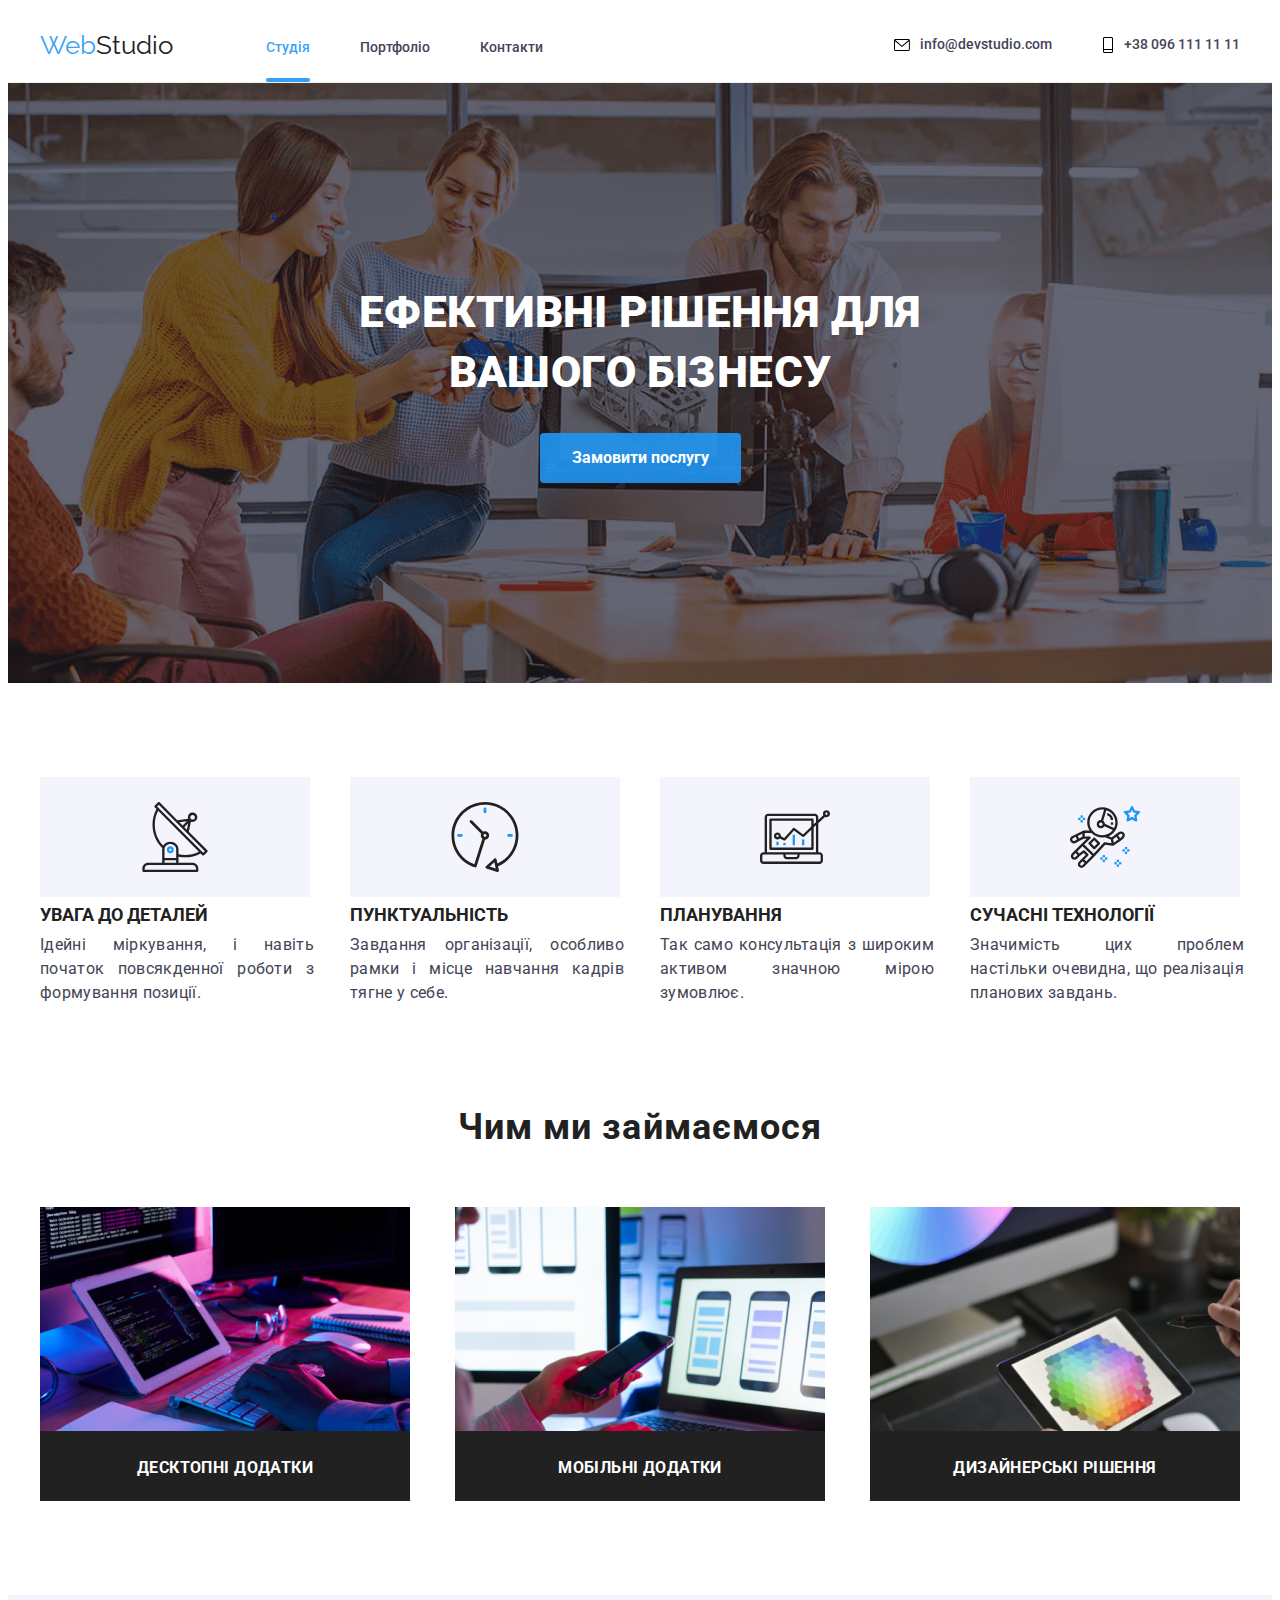
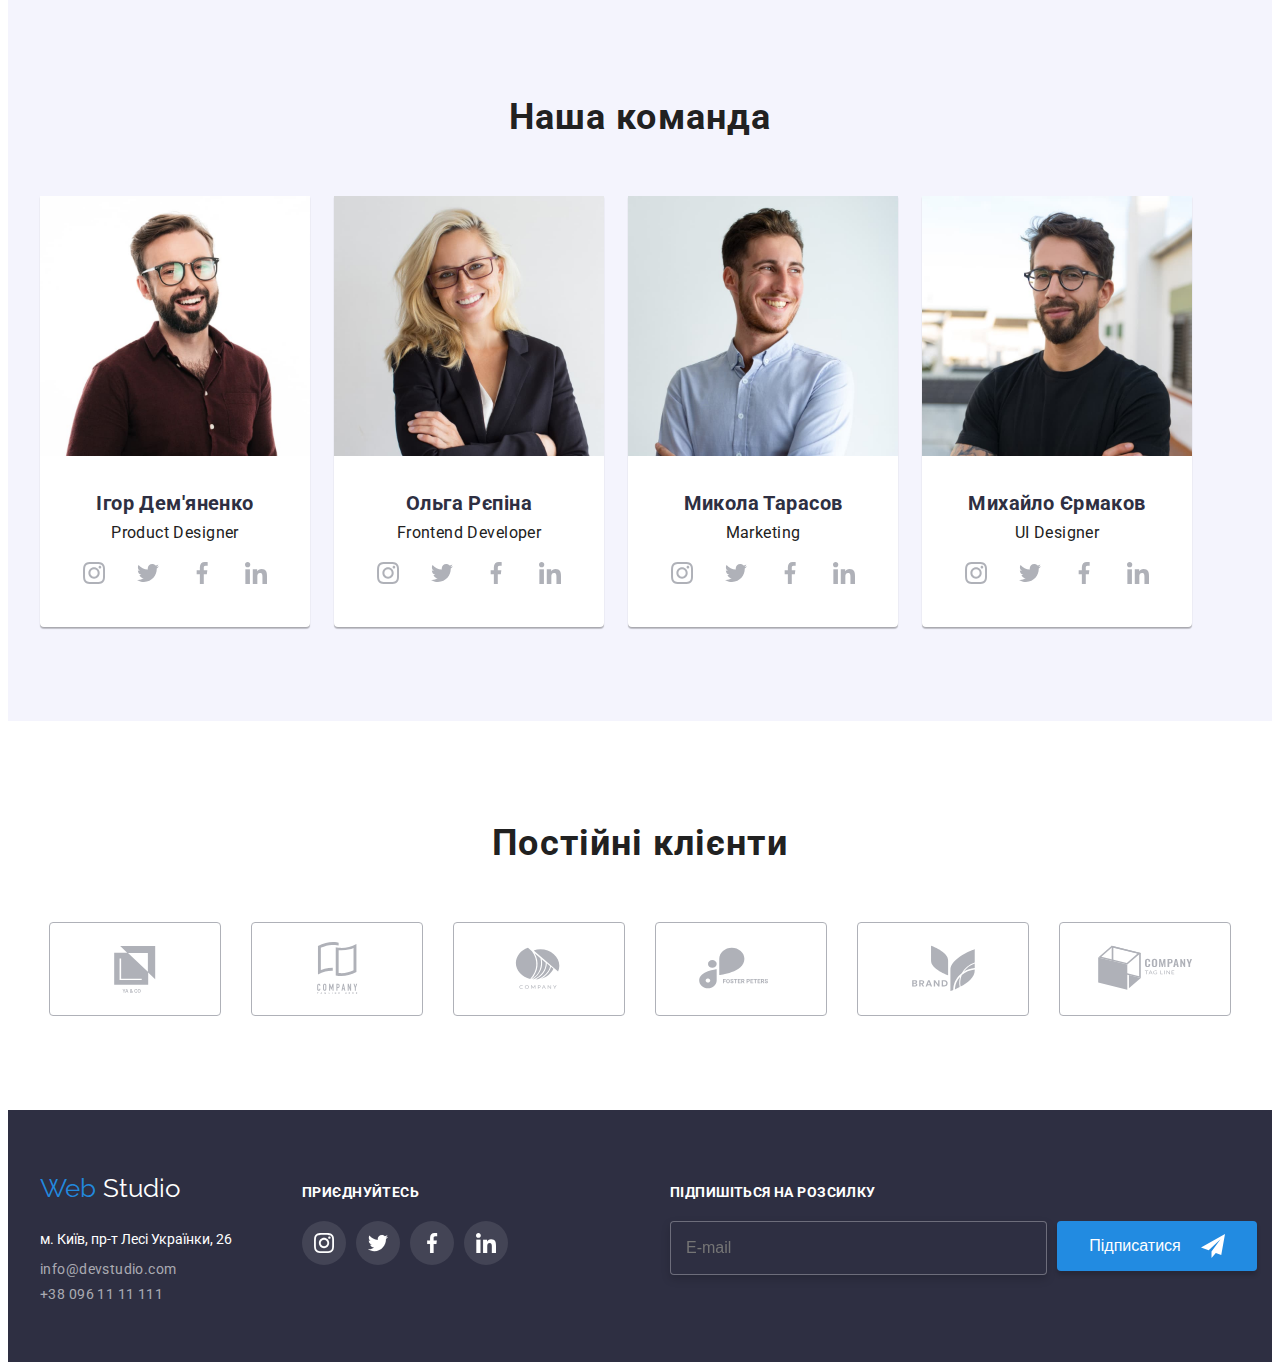
<file: index.html>
<!DOCTYPE html>
<html lang="en">
  <head>
    <meta charset="UTF-8" />
    <meta http-equiv="X-UA-Compatible" content="IE=edge" />
    <meta name="viewport" content="width=device-width, initial-scale=1.0" />
    <title>Home_work_7</title>
    <meta name="description" content="короткий опис сайту при пошуку" />

    <!--favicon_start-->
    <link
      rel="apple-touch-icon"
      sizes="57x57"
      href="./images/favicon/apple-icon-57x57.png"
    />
    <link
      rel="apple-touch-icon"
      sizes="60x60"
      href="./images/favicon/apple-icon-60x60.png"
    />
    <link
      rel="apple-touch-icon"
      sizes="72x72"
      href="./image/favicon/apple-icon-72x72.png"
    />
    <link
      rel="apple-touch-icon"
      sizes="76x76"
      href="./images/favicon/apple-icon-76x76.png"
    />
    <link
      rel="apple-touch-icon"
      sizes="114x114"
      href="./images/favicon/apple-icon-114x114.png"
    />
    <link
      rel="apple-touch-icon"
      sizes="120x120"
      href="./images/favicon/apple-icon-120x120.png"
    />
    <link
      rel="apple-touch-icon"
      sizes="144x144"
      href="./images/favicon/apple-icon-144x144.png"
    />
    <link
      rel="apple-touch-icon"
      sizes="152x152"
      href="./images/favicon/apple-icon-152x152.png"
    />
    <link
      rel="apple-touch-icon"
      sizes="180x180"
      href="./images/favicon/apple-icon-180x180.png"
    />
    <link
      rel="icon"
      type="image/png"
      sizes="192x192"
      href="./images/favicon/android-icon-192x192.png"
    />
    <link
      rel="icon"
      type="image/png"
      sizes="32x32"
      href="./images/favicon/favicon-32x32.png"
    />
    <link
      rel="icon"
      type="image/png"
      sizes="96x96"
      href="./images/favicon/favicon-96x96.png"
    />
    <link
      rel="icon"
      type="image/png"
      sizes="16x16"
      href="./images/favicon/favicon-16x16.png"
    />
    <link rel="manifest" href="./images/favicon/manifest.json" />
    <meta name="msapplication-TileColor" content="#ffffff" />
    <meta
      name="msapplication-TileImage"
      content="./images/favicon/ms-icon-144x144.png"
    />
    <meta name="theme-color" content="#ffffff" />
    <!--favicon_finish-->

    <!-- modern-normalize -->
    <link
      rel="stylesheet"
      href="https://cdnjs.cloudflare.com/ajax/libs/modern-normalize/1.1.0/modern-normalize.min.css"
      integrity="sha512-wpPYUAdjBVSE4KJnH1VR1HeZfpl1ub8YT/NKx4PuQ5NmX2tKuGu6U/JRp5y+Y8XG2tV+wKQpNHVUX03MfMFn9Q=="
      crossorigin="anonymous"
      referrerpolicy="no-referrer"
    />
    <!-- custom styles -->
    <link rel="stylesheet" href="./css/main.min.css" />
    <link rel="stylesheet" href="./css/styles.css" />
    <!-- підключення шрифтів -->
    <link rel="preconnect" href="https://fonts.googleapis.com" />
    <link rel="preconnect" href="https://fonts.gstatic.com" crossorigin />
    <link
      href="https://fonts.googleapis.com/css2?family=Oleo+Script&family=Raleway:wght@700&family=Roboto:wght@400;500;700;900&display=swap"
      rel="stylesheet"
    />
  </head>
  <body>
    <!-- top -->
    <header class="header">
      <div class="container header__container">
        <nav class="nav">
          <a class="logo logo-header" href="./index.html"
            >Web<span class="logo__dark">Studio</span></a
          >
          <ul class="nav__list">
            <li class="nav__items">
              <a class="nav__link-page" href="./index.html">Студія</a>
            </li>
            <li class="nav__items">
              <a class="nav__link" href="./portfolio.html">Портфоліо</a>
            </li>
            <li class="nav__items">
              <a class="nav__link" href="">Контакти</a>
            </li>
          </ul>
        </nav>

        <ul class="nav__contact">
          <li class="nav__mail-link">
            <a class="nav__link" href="mailto:info@devstudio.com">
              <svg class="header__svg" width="16" height="12">
                <use href="./images/sprite.svg#icon-envelope-hover"></use>
              </svg> 
              info@devstudio.com 
            </a>
          </li>
          <li class="nav__mail-link">
            <a class="nav__link" href="tell:+380961111111">
              <svg class="header__svg" width="12" height="16">
                <use href="./images/sprite.svg#icon-telepfone-hover"></use>
              </svg> +38 096 111 11 11
            </a>
          </li>
        </ul>
      </div>
    </header>
    <main>
      <section class="hero">
        <div class="container">
          <h1 class="body-title">
            Ефективні рішення для <br />
            вашого бізнесу
          </h1>
          <button class="button_servise" name="кнопка" data-modal-open>
            Замовити послугу
          </button>
        </div>
      </section>

      <!-- _Наші особливості_ -->
      <section class="our_section">
        <div class="container">
          <h2 class="our_section__visually-hidden">Наші особливості</h2>
          <ul class="list">
            <li class="our_section__items">
              <div class="our_section__svg">
                <svg class="our_section__icon" width="70" height="70">
                  <use href="./images/sprite.svg#icon-antenna"></use>
                </svg>
              </div>
              <h3 class="our_section__title-section">УВАГА ДО ДЕТАЛЕЙ</h3>
              <p class="our_section__paragraf">
                Ідейні міркування, і навіть початок повсякденної роботи з
                формування позиції.
              </p>
            </li>
            <li class="our_section__items">
              <div class="our_section__svg">
                <svg class="our_section__icon" width="70" height="70">
                  <use href="./images/sprite.svg#icon-clock"></use>
                </svg>
              </div>
              <h3 class="our_section__title-section">ПУНКТУАЛЬНІСТЬ</h3>
              <p class="our_section__paragraf">
                Завдання організації, особливо рамки і місце навчання кадрів
                тягне у себе.
              </p>
            </li>
            <li class="our_section__items">
              <div class="our_section__svg">
                <svg class="our_section__icon" width="70" height="70">
                  <use href="./images/sprite.svg#icon-diagram"></use>
                </svg>
              </div>
              <h3 class="our_section__title-section">ПЛАНУВАННЯ</h3>
              <p class="our_section__paragraf">
                Так само консультація з широким активом значною мірою зумовлює.
              </p>
            </li>
            <li class="our_section__items">
              <div class="our_section__svg">
                <svg class="our_section__icon" width="70" height="70">
                  <use href="./images/sprite.svg#icon-astronaut"></use>
                </svg>
              </div>
              <h3 class="our_section__title-section">СУЧАСНІ ТЕХНОЛОГІЇ</h3>
              <p class="our_section__paragraf">
                Значимість цих проблем настільки очевидна, що реалізація
                планових завдань.
              </p>
            </li>
          </ul>
        </div>
      </section>

      <!-- Чим ми займаємось -->
      <section class="doing">
        <div class="container ">
            <h2 class="body-caption">Чим ми займаємося</h2>
            <ul class="list doing__list">
              <li class="doing__substrate">
                <div class="doing__photo">
                  <img src="./images/img.png"
                    alt="картинка набір коду"
                    width="370" height="294"/>
                </div>
                <div class="doing__fon">
                    <h3 class="doing__title">ДЕСКТОПНІ ДОДАТКИ</h3>
                </div>
              </li>
              <li class="doing__substrate">
                  <div class="doing__photo">
                    <img
                      src="./images/img(1).png"
                      alt="картинка телефон та ноут"
                      width="370"/>
                  </div>
                  <div class="doing__fon">
                        <h3 class="doing__title">МОБІЛЬНІ ДОДАТКИ</h3>
                    </div>
              </li>
              <li class="doing__substrate">
                <div class="doing__photo">
                  <img
                    src="./images/img(2).png"
                    alt="картинка планшет та комп"
                    width="370"/>
                </div>
                <div class="doing__fon">
                      <h3 class="doing__title">ДИЗАЙНЕРСЬКІ РІШЕННЯ</h3>
                </div>
              </li>
            </ul>
        </div>
    </section>

      <!-- Нашa command -->

      <section class="command">
        <div class="container">
          <h2 class="body-caption">Наша команда</h2>
          <ul class="command__title">
            <!-- igor -->
            <li class="command__fon">
              <img src="./images/1.jpg" alt="" width="270" height="260" />
              <div class="command__transcript">
                <h3 class="command__name">Ігор Дем'яненко</h3>
                <p class="command__paragraf" lang="en">Product Designer</p>
                <ul class="command__socials">
                  <li class="ellips">
                    <a class="ellips-link" href="">
                      <svg class="link-icon" width="22" height="22">
                        <use
                          class="fon-blu"
                          href="./images/sprite.svg#icon-instagram-1"
                        ></use>
                      </svg>
                    </a>
                  </li>
                  <li class="ellips">
                    <a class="ellips-link" href="">
                      <svg class="link-icon" width="22" height="22">
                        <use
                          class="fon-blu"
                          href="./images/sprite.svg#icon-twitter-1"
                        ></use>
                      </svg>
                    </a>
                  </li>
                  <li class="ellips">
                    <a class="ellips-link" href="">
                      <svg class="link-icon" width="22" height="22">
                        <use
                          class="fon-blu"
                          href="./images/sprite.svg#icon-facebook-1"
                        ></use>
                      </svg>
                    </a>
                  </li>
                  <li class="ellips">
                    <a class="ellips-link" href="">
                      <svg class="link-icon" width="22" height="22">
                        <use
                          class="fon-blu"
                          href="./images/sprite.svg#icon-linkedin-1"
                        ></use>
                      </svg>
                    </a>
                  </li>
                </ul>
              </div>
            </li>
            <li class="command__fon">
              <!-- olga -->
              <img src="./images/2.jpg" alt="" width="270" height="260" />
              <div class="command__transcript">
                <h3 class="command__name">Ольга Рєпіна</h3>
                <p class="command__paragraf" lang="en">Frontend Developer</p>
                <ul class="command__socials">
                  <li class="ellips">
                    <a class="ellips-link" href="">
                      <svg class="link-icon" width="22" height="22">
                        <use
                          class="fon-blu"
                          href="./images/sprite.svg#icon-instagram-1"
                        ></use>
                      </svg>
                    </a>
                  </li>
                  <li class="ellips">
                    <a class="ellips-link" href="">
                      <svg class="link-icon" width="22" height="22">
                        <use
                          class="fon-blu"
                          href="./images/sprite.svg#icon-twitter-1"
                        ></use>
                      </svg>
                    </a>
                  </li>
                  <li class="ellips">
                    <a class="ellips-link" href="">
                      <svg class="link-icon" width="22" height="22">
                        <use
                          class="fon-blu"
                          href="./images/sprite.svg#icon-facebook-1"
                        ></use>
                      </svg>
                    </a>
                  </li>
                  <li class="ellips">
                    <a class="ellips-link" href="">
                      <svg class="link-icon" width="22" height="22">
                        <use
                          class="fon-blu"
                          href="./images/sprite.svg#icon-linkedin-1"
                        ></use>
                      </svg>
                    </a>
                  </li>
                </ul>
              </div>
            </li>
            <li class="command__fon">
              <img src="./images/3.jpg" alt="" width="270" height="260" />
              <div class="command__transcript">
                <h3 class="command__name">Микола Тарасов</h3>
                <p class="command__paragraf" lang="en">Marketing</p>
                <ul class="command__socials">
                  <li class="ellips">
                    <a class="ellips-link" href="">
                      <svg class="link-icon" width="22" height="22">
                        <use
                          class="fon-blu"
                          href="./images/sprite.svg#icon-instagram-1"
                        ></use>
                      </svg>
                    </a>
                  </li>
                  <li class="ellips">
                    <a class="ellips-link" href="">
                      <svg class="link-icon" width="22" height="22">
                        <use
                          class="fon-blu"
                          href="./images/sprite.svg#icon-twitter-1"
                        ></use>
                      </svg>
                    </a>
                  </li>
                  <li class="ellips">
                    <a class="ellips-link" href="">
                      <svg class="link-icon" width="22" height="22">
                        <use
                          class="fon-blu"
                          href="./images/sprite.svg#icon-facebook-1"
                        ></use>
                      </svg>
                    </a>
                  </li>
                  <li class="ellips">
                    <a class="ellips-link" href="">
                      <svg class="link-icon" width="22" height="22">
                        <use
                          class="fon-blu"
                          href="./images/sprite.svg#icon-linkedin-1"
                        ></use>
                      </svg>
                    </a>
                  </li>
                </ul>
              </div>
            </li>
            <li class="command__fon">
              <img src="./images/4.jpg" alt="" width="270" height="260" />
              <div class="command__transcript">
                <h3 class="command__name">Михайло Єрмаков</h3>
                <p class="command__paragraf" lang="en">UI Designer</p>
                <ul class="command__socials">
                  <li class="ellips">
                    <a class="ellips-link" href="">
                      <svg class="link-icon" width="22" height="22">
                        <use
                          class="fon-blu"
                          href="./images/sprite.svg#icon-instagram-1"
                        ></use>
                      </svg>
                    </a>
                  </li>
                  <li class="ellips">
                    <a class="ellips-link" href="">
                      <svg class="link-icon" width="22" height="22">
                        <use
                          class="fon-blu"
                          href="./images/sprite.svg#icon-twitter-1"
                        ></use>
                      </svg>
                    </a>
                  </li>
                  <li class="ellips">
                    <a class="ellips-link" href="">
                      <svg class="link-icon" width="22" height="22">
                        <use
                          class="fon-blu"
                          href="./images/sprite.svg#icon-facebook-1"
                        ></use>
                      </svg>
                    </a>
                  </li>
                  <li class="ellips">
                    <a class="ellips-link" href="">
                      <svg class="link-icon" width="22" height="22">
                        <use
                          class="fon-blu"
                          href="./images/sprite.svg#icon-linkedin-1"
                        ></use>
                      </svg>
                    </a>
                  </li>
                </ul>
              </div>
            </li>
          </ul>
        </div>
      </section>

      <!-- Постійні клієнти -->
      <section class="const_section">
        <div class="container hero-container">
          <h2 class="body-caption">Постійні клієнти</h2>
          <ul class="klients">
            <li class="icon-items">
              <a class="klients-link" href="">
                <svg class="klients-icon" width="170" height="92">
                  <use
                    class="klients-logo"
                    href="./images/sprite.svg#icon-Client-1"
                  ></use>
                </svg>
              </a>
            </li>
            <li class="icon-items">
              <a class="klients-link" href="">
                <svg class="klients-icon" width="170" height="92">
                  <use
                    class="klients-logo"
                    href="./images/sprite.svg#icon-Client-2"
                  ></use>
                </svg>
              </a>
            </li>
            <li class="icon-items">
              <a class="klients-link" href="">
                <svg class="klients-icon" width="170" height="92">
                  <use
                    class="klients-logo"
                    href="./images/sprite.svg#icon-Client-3"
                  ></use>
                </svg>
              </a>
            </li>
            <li class="icon-items">
              <a class="klients-link" href="">
                <svg class="klients-icon" width="170" height="92">
                  <use
                    class="klients-logo"
                    href="./images/sprite.svg#icon-Client-4"
                  ></use>
                </svg>
              </a>
            </li>
            <li class="icon-items">
              <a class="klients-link" href="">
                <svg class="klients-icon" width="170" height="92">
                  <use
                    class="klients-logo"
                    href="./images/sprite.svg#icon-Client-5"
                  ></use>
                </svg>
              </a>
            </li>
            <li class="icon-items">
              <a class="klients-link" href="">
                <svg class="klients-icon" width="170" height="92">
                  <use
                    class="klients-logo"
                    href="./images/sprite.svg#icon-Client-6"
                  ></use>
                </svg>
              </a>
            </li>
          </ul>
        </div>
      </section>
    </main>
    <!-- basement -->

    <footer class="footer">
      <div class="container footer-container">
        <div>
          <a class="logo logo-footer" href="./index.html"
            >Web <span class="logo__write">Studio</span></a
          >
          <address class="fut-adress">
            <p class="paragraf-fut">м. Київ, пр-т Лесі Українки, 26</p>
            <ul class="footer_contacts">
              <li class="footer-li">
                <a class="foot_link" href="mailto:info@devstudio.com"
                  >info@devstudio.com</a
                >
              </li>
              <li class="footer-li">
                <a class="foot_link" href="tell:+380961111111"
                  >+38 096 11 11 111</a
                >
              </li>
            </ul>
          </address>
        </div>
        <div class="wellkom">
          <h2 class="wellkoms">ПРИЄДНУЙТЕСЬ</h2>
          <ul class="foot-icon">
            <li class="foot-links">
              <a class="foot-lin" href="">
                <svg class="link-icon" width="20" height="20">
                  <use
                    class="fon-fut"
                    href="./images/sprite.svg#icon-instagram-1"
                  ></use>
                </svg>
              </a>
            </li>
            <li class="foot-links">
              <a class="foot-lin" href="">
                <svg class="link-icon" width="20" height="20">
                  <use
                    class="fon-fut"
                    href="./images/sprite.svg#icon-twitter-1"
                  ></use>
                </svg>
              </a>
            </li>
            <li class="foot-links">
              <a class="foot-lin" href="">
                <svg class="link-icon" width="20" height="20">
                  <use
                    class="fon-fut"
                    href="./images/sprite.svg#icon-facebook-1"
                  ></use>
                </svg>
              </a>
            </li>
            <li class="foot-links">
              <a class="foot-lin" href="">
                <svg class="link-icon" width="20" height="20">
                  <use
                    class="fon-fut"
                    href="./images/sprite.svg#icon-linkedin-1"
                  ></use>
                </svg>
              </a>
            </li>
          </ul>
        </div>

        <div class="futer-write">
          <strong class="wellkoms">ПІДПИШІТЬСЯ НА РОЗСИЛКУ</strong>
          <form
            class="futer-form"
            name="mailing"
            autocomplete="on"
            novalidate
            method="get"
          >
            <input
              class="footer-post"
              type="email"
              placeholder="E-mail"
              required
            />
            <button class="button-mess" name="кнопка" data-modal-open>
              <span class="btn-fut">Підписатися</span>
              <svg class="icon-fut" width="24" height="24">
                <use href="./images/sprite.svg#icon-send"></use>
              </svg>
            </button>
          </form>
        </div>
      </div>
    </footer>

    <!-- modal-window -->

    <div class="backdrop is-hidden" data-modal>
      <div class="modal">
        <button class="modal-btn" type="button" data-modal-close>
          <svg width="11" height="11">
            <use href="./images/sprite.svg#icon-cross"></use>
          </svg>
        </button>

        <!-- <form name="register-form" autocomplete="on" novalidate method="get"> не валідувати-->
        <form name="register-form" autocomplete="on">
          <strong class="register-form-title"
            >Залиште свої дані, ми вам передзвонимо</strong
          >
          <div class="register-form-group">
            <div>
              <label class="register-form-field" for="user-name">
                <span class="register-form-label">Ім'я</span>
                <input
                    class="register-form-input"
                    type="text"
                    name="user-name"
                    id="user-name"
                    required
                    minlength="3"
                  />
                  <svg class="register-form-icon" width="18" height="18">
                    <use href="./images/sprite.svg#icon-user"></use>
                  </svg>
              </label>
            </div>

            <div>
              <label class="register-form-field" for="user-tel">
                <span class="register-form-label">Телефон</span>
                  <input
                    class="register-form-input"
                    type="tel"
                    name="user-tel"
                    id="user-tel"
                    required
                    minlength="13"
                    maxlength="13"
                    placeholder="+38 099 99 99 999"
                  />
                  <svg class="register-form-icon" width="18" height="18">
                    <use href="./images/sprite.svg#icon-phone"></use>
                  </svg>
              </label>
            </div>

            <div>
              <label class="register-form-field" for="user-email">
                <span class="register-form-label">Пошта</span>
                <input
                    class="register-form-input"
                    type="email"
                    name="user-email"
                    id="user-email"
                    required
                  />
                  <svg class="register-form-icon" width="18" height="18">
                    <use href="./images/sprite.svg#icon-mail"></use>
                  </svg>
              </label>
            </div>

            <div>
              <label class="register-form-field" for="user-comment">
                <span class="register-form-heading">Коментар</span>
                  <textarea
                    class="register-form-message"
                    name="user-comment"
                    rows="5"
                    placeholder="Введіть текст"
                    id="user-comment"
                  ></textarea>
              </label>
            </div>
          </div>

          <label class="register-form-agreement" for="user-checkbox">
            <input
              class="register-form-checkbox our_section__visually-hidden"
              type="checkbox"
              id="user-checkbox"
            />
            <svg class="register-form-icons" width="18" height="18">
              <use
                class="icon-checked"
                href="./images/sprite.svg#icon-checked"
              ></use>
              <use
                class="icon-unchecked"
                href="./images/sprite.svg#icon-unchecked"
              ></use>
            </svg>
            <span class="register-form-desc"
              >Погоджуюся з розсилкою та приймаю
              <a class="register-form-link" href="">Умови договору</a>
            </span>
          </label>

          <button class="register-form-btn btn" type="submit">
            Відправити
          </button>
        </form>
      </div>
    </div>
    <script src="./js/modal.js"></script>
  </body>
</html>
</file>
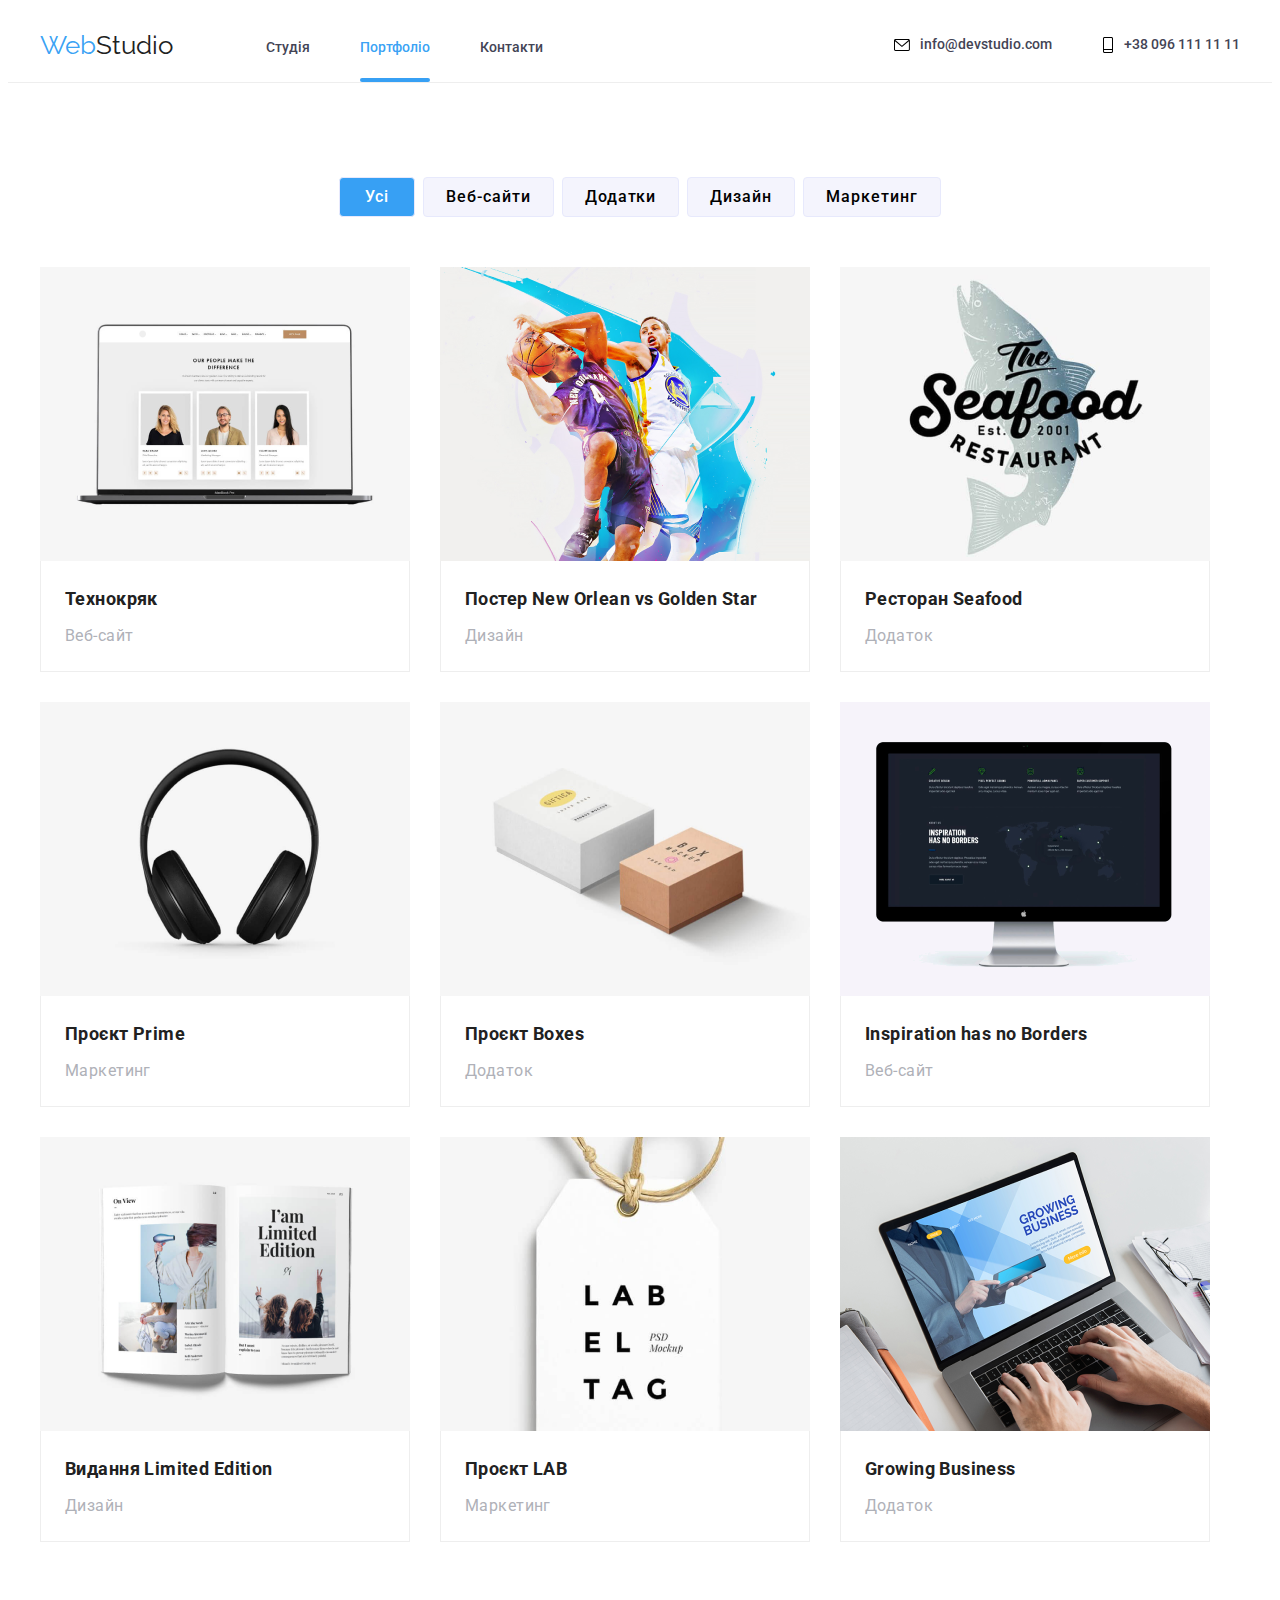
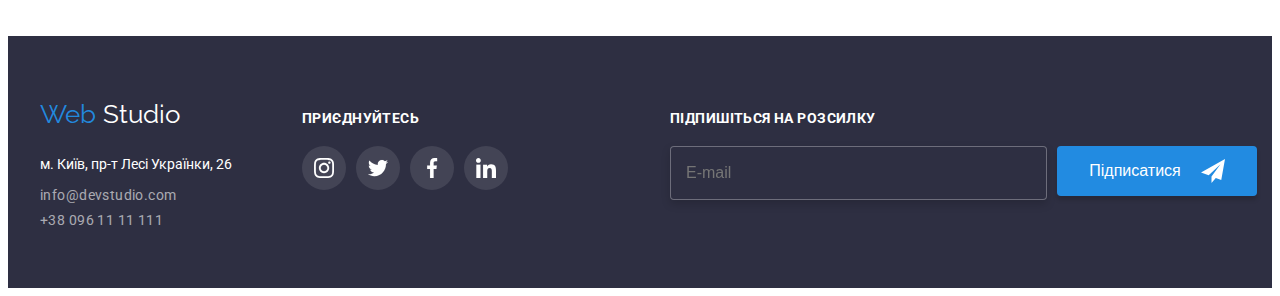
<file: portfolio.html>
<!DOCTYPE html>
<html lang="en">
<head>
   <meta charset="UTF-8" />
    <meta http-equiv="X-UA-Compatible" content="IE=edge" />
    <meta name="viewport" content="width=device-width, initial-scale=1.0" />
    <title>Home_work_7</title>
    <meta name="description" content="короткий опис сайту при пошуку">

    <!--favicon_start-->
    <link rel="apple-touch-icon" sizes="57x57" href="./images/favicon/apple-icon-57x57.png">
    <link rel="apple-touch-icon" sizes="60x60" href="./images/favicon/apple-icon-60x60.png">
    <link rel="apple-touch-icon" sizes="72x72" href="./image/favicon/apple-icon-72x72.png">
    <link rel="apple-touch-icon" sizes="76x76" href="./images/favicon/apple-icon-76x76.png">
    <link rel="apple-touch-icon" sizes="114x114" href="./images/favicon/apple-icon-114x114.png">
    <link rel="apple-touch-icon" sizes="120x120" href="./images/favicon/apple-icon-120x120.png">
    <link rel="apple-touch-icon" sizes="144x144" href="./images/favicon/apple-icon-144x144.png">
    <link rel="apple-touch-icon" sizes="152x152" href="./images/favicon/apple-icon-152x152.png">
    <link rel="apple-touch-icon" sizes="180x180" href="./images/favicon/apple-icon-180x180.png">
    <link rel="icon" type="image/png" sizes="192x192"  href="./images/favicon/android-icon-192x192.png">
    <link rel="icon" type="image/png" sizes="32x32" href="./images/favicon/favicon-32x32.png">
    <link rel="icon" type="image/png" sizes="96x96" href="./images/favicon/favicon-96x96.png">
    <link rel="icon" type="image/png" sizes="16x16" href="./images/favicon/favicon-16x16.png">
    <link rel="manifest" href="./images/favicon/manifest.json">
    <meta name="msapplication-TileColor" content="#ffffff">
    <meta name="msapplication-TileImage" content="./images/favicon/ms-icon-144x144.png">
    <meta name="theme-color" content="#ffffff">
    <!--favicon_finish-->


    <!-- _modern-normalize_ -->
    <link
      rel="stylesheet"
      href="https://cdnjs.cloudflare.com/ajax/libs/modern-normalize/1.1.0/modern-normalize.min.css"
      integrity="sha512-wpPYUAdjBVSE4KJnH1VR1HeZfpl1ub8YT/NKx4PuQ5NmX2tKuGu6U/JRp5y+Y8XG2tV+wKQpNHVUX03MfMFn9Q=="
      crossorigin="anonymous"
      referrerpolicy="no-referrer"
    />
    <!-- custom styles -->
   <link rel="stylesheet" href="./css/main.min.css">
    <link rel="stylesheet" href="./css/styles.css" />
    <!-- підключення шрифтів -->
    <link rel="preconnect" href="https://fonts.googleapis.com">
    <link rel="preconnect" href="https://fonts.gstatic.com" crossorigin>
    <link href="https://fonts.googleapis.com/css2?family=Oleo+Script&family=Raleway:wght@700&family=Roboto:wght@400;500;700;900&display=swap" rel="stylesheet">
</head>

<body>

     <!-- top топ -->

<header class="header">
      <div class="container header__container">
        <nav class="nav">
          <a class="logo logo-header" href="./index.html"
            >Web<span class="logo__dark">Studio</span></a
          >
          <ul class="nav__list">
            <li class="nav__items">
              <a class="nav__link" href="./index.html">Студія</a>
            </li>
            <li class="nav__items">
              <a class="nav__link-page" href="./portfolio.html">Портфоліо</a>
            </li>
            <li class="nav__items"><a class="nav__link" href="">Контакти</a></li>
          </ul>
        </nav>

       <ul class="nav__contact">
          <li class="nav__mail-link">
                        <a class="nav__link" href="mailto:info@devstudio.com"
              >
              <svg class="header__svg" width="16" height="12">
                <use href="./images/sprite.svg#icon-envelope-hover"> </use>
              </svg>
              info@devstudio.com</a
            >
          </li>
          <li class="nav__mail-link">
            <a class="nav__link" href="tell:+380961111111">  
              <svg class="header__svg" width="12" height="16">
              <use href="./images/sprite.svg#icon-telepfone-hover"> </use>
              </svg>
              +38 096 111 11 11</a>
          </li>
        </ul>
      </div>
    </header>

    <main>
      <section class="hero-folio">
      <div class="container hero-folio__container">
      <ul class="list-but">
        <li class="list-items">
          <button class="link3" name="кнопка" type="button">Усі</button>
        </li>
        <li class="list-items">
          <button class="link1" name="кнопка" type="button">Веб-сайти</button>
        </li>
        <li class="list-items">
          <button class="link1" name="кнопка" type="button">Додатки</button>
        </li>
        <li class="list-items">
          <button class="link1" name="кнопка" type="button">Дизайн</button>
        </li>
        <li class="list-items">
          <button class="link1" name="кнопка" type="button">Маркетинг</button>
        </li>
      </ul>
    
        <!--роботи-->
        
      
          <ul class="product">
          <li class="product__items">
            <a class="product__reference" href="">
              <div class="product__emblem">
                <img class="product__work-foto" src="./images/progect/1.png" alt="">
                <div class="product--overley">
                    <p class="product--overley-desc">Ресурс пропонує комплексні пропозиції з різним рівнем функціоналу та сервісів. Все це дозволить відвідувачу отримати вичерпні відомості про компанію чи приватну особу.</p>
               </div>
              </div>
                
              <div class="product__border-work">
                <h3 class="product__name-work">Технокряк</h3>
                <p class ="product__any-paragraf">Веб-сайт</p>

              </div>
              </a>

          </li>
          <li class="product__items">
            <a class="product__reference" href="">
              <div class="product__emblem">
                <img class="product__work-foto" src="./images/progect/2.png" alt="">
                <div class="product--overley">
                      <p class="product--overley-desc">Ресурс пропонує комплексні пропозиції з різним рівнем функціоналу та сервісів. Все це дозволить відвідувачу отримати вичерпні відомості про компанію чи приватну особу.</p>
                </div>
              </div>
                
              <div class="product__border-work">
                <h3 class="product__name-work">Постер New Orlean vs Golden Star</h3>
                <p class ="product__any-paragraf">Дизайн</p>
              </div>
            </a>
          </li>
          <li class="product__items">
            <a class="product__reference" href="">
            <div class="product__emblem">
              <img class="product__work-foto" src="./images/progect/3.png" alt="">
               <div class="product--overley">
                    <p class="product--overley-desc">Ресурс пропонує комплексні пропозиції з різним рівнем функціоналу та сервісів. Все це дозволить відвідувачу отримати вичерпні відомості про компанію чи приватну особу.</p>
               </div>
              </div>
              
              <div class="product__border-work">
              <h3 class="product__name-work">Ресторан Seafood</h3>
              <p class ="product__any-paragraf">Додаток</p>
                
              </div>
              </a>
                       </li>           
          <li class="product__items">
            <a class="product__reference" href="">
            <div class="product__emblem">
              <img class="product__work-foto" src="./images/progect/4.png" alt="">
               <div class="product--overley">
                    <p class="product--overley-desc">Ресурс пропонує комплексні пропозиції з різним рівнем функціоналу та сервісів. Все це дозволить відвідувачу отримати вичерпні відомості про компанію чи приватну особу.</p>
               </div>
              </div>
              
              <div class="product__border-work">
              <h3 class="product__name-work"> Проєкт Prime</h3>
              <p class ="product__any-paragraf">Маркетинг</p>  
                </div>
              
            </a>
          </li>
          <li class="product__items">
            <a class="product__reference" href="">
            <div class="product__emblem">
              <img class="product__work-foto" src="./images/progect/5.png" alt="">
               <div class="product--overley">
                    <p class="product--overley-desc">Ресурс пропонує комплексні пропозиції з різним рівнем функціоналу та сервісів. Все це дозволить відвідувачу отримати вичерпні відомості про компанію чи приватну особу.</p>
               </div>
              </div>
              
              <div class="product__border-work">
              <h3 class="product__name-work">Проєкт Boxes</h3>
              <p class ="product__any-paragraf">Додаток</p>
                
              </div>
              </a>
          </li>
          <li class="product__items">
            <a class="product__reference" href="">
            <div class="product__emblem">
              <img class="product__work-foto" src="./images/progect/6.png" alt="">
               <div class="product--overley">
                    <p class="product--overley-desc">Ресурс пропонує комплексні пропозиції з різним рівнем функціоналу та сервісів. Все це дозволить відвідувачу отримати вичерпні відомості про компанію чи приватну особу.</p>
               </div>
              </div>
              
              <div class="product__border-work">
              <h3 class="product__name-work">Inspiration has no Borders</h3>
              <p class ="product__any-paragraf">Веб-сайт</p>
                
              </div>
              </a>
          </li>
          <li class="product__items">
            <a class="product__reference" href="">
              <div class="product__emblem">
                <img class="product__work-foto" src="./images/progect/7.png" alt="">
                <div class="product--overley">
                      <p class="product--overley-desc">Ресурс пропонує комплексні пропозиції з різним рівнем функціоналу та сервісів. Все це дозволить відвідувачу отримати вичерпні відомості про компанію чи приватну особу.</p>
                </div>
              </div>
                
              <div class="product__border-work">
                <h3 class="product__name-work">Видання Limited Edition</h3>
                <p class ="product__any-paragraf">Дизайн</p>
                  
              </div>
            </a>
          </li>
          <li class="product__items">
            <a class="product__reference" href="">
            <div class="product__emblem">
              <img class="product__work-foto" src="./images/progect/8.png" alt="">
               <div class="product--overley">
                    <p class="product--overley-desc">Ресурс пропонує комплексні пропозиції з різним рівнем функціоналу та сервісів. Все це дозволить відвідувачу отримати вичерпні відомості про компанію чи приватну особу.</p>
               </div>
              </div>
              
              <div class="product__border-work">
              <h3 class="product__name-work">Проєкт LAB</h3>
              <p class ="product__any-paragraf">Маркетинг</p>  
                </div>
              
                </a>
          </li>
          <li class="product__items">
            <a class="product__reference" href="">
            <div class="product__emblem">
              <img class="product__work-foto" src="./images/progect/9.png" alt="">
               <div class="product--overley">
                    <p class="product--overley-desc">Ресурс пропонує комплексні пропозиції з різним рівнем функціоналу та сервісів. Все це дозволить відвідувачу отримати вичерпні відомості про компанію чи приватну особу.</p>
               </div>
              </div>
              
              <div class="product__border-work">
              <h3 class="product__name-work">Growing Business</h3>
              <p class ="product__any-paragraf">Додаток</p>
                
              </div>
              </a>
                       </li>
      </ul>
      </div>
    </section>
    </main>

   <!-- basement -->
 <footer class="footer">
        <div class="container footer-container">
            <div>
              <a class="logo logo-footer" href="./index.html"
              >Web <span class="logo__write">Studio</span></a
            >
            <address class="fut-adress">
              <p class="paragraf-fut">м. Київ, пр-т Лесі Українки, 26</p>
              <ul class="footer_contacts">
                <li class="footer-li">
                  <a class="foot_link" href="mailto:info@devstudio.com"
                    >info@devstudio.com</a
                  >
                </li>
                <li class="footer-li">
                  <a class="foot_link" href="tell:+380961111111"
                    >+38 096 11 11 111</a
                  >
                </li>
              </ul>
            </address>
          </div>
          <div class="wellkom">
            <h2 class="wellkoms">ПРИЄДНУЙТЕСЬ</h2>
            <ul class="foot-icon">
              <li class="foot-links">
                <a class="foot-lin" href="">
                <svg class="link-icon" width="20" height="20">
                  <use class="fon-fut"  href="./images/sprite.svg#icon-instagram-1"> </use>
                </svg>
                </a>
              </li>
              <li class="foot-links">
                <a class="foot-lin" href="">
                <svg class="link-icon" width="20" height="20">
                  <use class="fon-fut"  href="./images/sprite.svg#icon-twitter-1"> </use>
                </svg>
                </a>
              </li>
              <li class="foot-links">
                <a class="foot-lin" href="">
                <svg class="link-icon" width="20" height="20">
                  <use class="fon-fut"  href="./images/sprite.svg#icon-facebook-1"> </use>
                </svg>
                </a>

              </li>
              <li class="foot-links">
                <a class="foot-lin" href="">
                <svg class="link-icon" width="20" height="20">
                  <use class="fon-fut"  href="./images/sprite.svg#icon-linkedin-1"> </use>
                </svg>
                </a>

              </li>
            </ul>
          </div>

          <div class="futer-write">
            <strong class="wellkoms">ПІДПИШІТЬСЯ НА РОЗСИЛКУ</strong>
            <form class="futer-form" name="mailing" autocomplete="on" novalidate method="get" >
              <input class="footer-post" type="email" placeholder="E-mail" required>
              <button class="button-mess" name="кнопка" data-modal-open>
                <span class="btn-fut">Підписатися</span>
                <svg class="icon-fut" width="24" height="24">
                  <use href="./images/sprite.svg#icon-send"></use>
                </svg>
              </button>
            </form>
          </div>
        </div>
         
      </footer>
</body>
</html>
</file>
<file: css/styles.css>
/* COLOR LINK
:root {
  --bg-col-grey: rgba(175, 177, 184, 1);
  --foc-col-blu: rgba(33, 150, 243, 1);
  --foc-col-white: rgba(255, 255, 255, 1);
  --foc-col-whited: rgba(255, 255, 255, 0.1);
} */

/* погнали */
/* body {
  font-size: 14px;
  font-family: 'Roboto';
  background-color: white;
  color: #212121;
  letter-spacing: 0.03em;
} */

/* .container {
  width: 1200px;
  padding: 0 15px;
  margin: 0 auto 0 auto;
}

.header__container {
  display: flex;
  align-items: center;
}

.hero__container {
  display: flex;
  align-items: center;
}

.footer-container {
  display: flex;
  align-items: baseline;
} */

/* .hero {
  background-color: #c4c4c4;
  background-image: linear-gradient(
      rgba(47, 48, 58, 0.4),
      rgba(47, 48, 58, 0.4)
    ),
    url(../images/Img\ Overlay.png);
  background-repeat: no-repeat;
  background-size: cover;
  background-position: top right;
  color: white;
  padding: 200px 0;
  max-width: 1600px;
  margin-left: auto;
  margin-right: auto;
}

.hero-folio {
  padding-top: 94px;
  padding-bottom: 94px;
} */

/* .command-section {
  box-sizing: content-box;
  background-color: #f5f4fa;
} */

/* .our_section,
.command {
  padding-top: 94px;
  padding-bottom: 94px;
} */

/* .command {
  background-color: rgba(245, 244, 250, 1);
} */

/* .our_section__icon {
  width: 270px;
  height: 120px;
  display: flex;
  justify-content: center;
  align-items: center;
  margin-bottom: 30px;
  background-color: rgba(245, 244, 250, 1);
} */

/* .doing {
  padding-bottom: 94px;
  max-width: 1600px;
  margin-left: auto;
  margin-right: auto;
} */

/* .const_section {
  padding-bottom: 94px;
  padding-top: 94px;
  margin-left: auto;
  margin-right: auto;
} */

/* .our_section__title-section {
  line-height: 1.15;
  letter-spacing: normal;
  font-size: 14px;
  margin: 0px 0px 10px 0px;
} */

/* .logo {
  color: #2196f3;
  font-family: Raleway;
  font-size: 26px;
  line-height: 1.4;
  letter-spacing: normal;
  display: block;
  text-decoration: none;

  transition-property: color;
  transition-duration: 250ms;
  transition-timing-function: cubic-bezier(0.4, 0, 0.2, 1);
} */

/* .logo-header {
  margin-right: 93px;
  align-items: baseline;
}

.logo-footer {
  margin-bottom: 20px;
} */

/* .nav {
  display: flex;
  align-items: baseline;
  margin-right: auto;
}
.nav__items {
  margin: 0;
  position: relative;
}

.nav__contact {
  list-style: none;
  display: flex;
  padding: 0px;
  margin: 0px;
}

.nav__contact:first-child {
  color: rgba(33, 150, 243, 1);
  line-height: 1.4;
}

.nav__list {
  list-style: none;
  display: flex;
  padding: 0px;
  margin: 0px;
  align-items: baseline;
  gap: 50px;
} */

/* .header {
  border-bottom: 1px solid #ececec;
  padding-top: 25px;
  padding-bottom: 25px;
} */

/* .our_section__paragraf {
  line-height: 1.7;
  letter-spacing: 0.03em;
  color: #757575;
  margin: 0px;
  width: 270px;
} */
/* 
.ellips-link:hover,
.ellips-link:focus {
  background-color: #2196f3;
  border-radius: 100%;
  align-items: center;
  justify-content: center;
  width: 44px;
  height: 44px;
  padding: 12px;
  margin: 0;
  outline: none;
}

.ellips-link:hover .link-icon,
.ellips-link:focus .link-icon {
  fill: var(--foc-col-white);
}

.ellips {
  width: 44px;
  height: 44px;
}

.ellips-link {
  display: flex;
  background-color: var(--foc-col-white);
  border-radius: 100%;
  align-items: center;
  justify-content: center;
  width: 100%;
  height: 100%;

  transition-property: background-color;
  transition-duration: 250ms;
  transition-timing-function: cubic-bezier(0.4, 0, 0.2, 1);
} */

/* .link-icon {
  border: none;
  fill: var(--bg-col-grey);

  transition-property: fill;
  transition-duration: 250ms;
  transition-timing-function: cubic-bezier(0.4, 0, 0.2, 1);
} */

/* .command__socials {
  list-style: none;
  display: flex;
  align-items: center;
  justify-content: center;
  fill: var(--bg-col-grey);
  gap: 10px;
  padding: 0;
  margin: 16px 0 0 0;
}

.command__transcript {
  padding-top: 30px;
  padding-bottom: 30px;
} */

/* .command__title .command__paragraf,
.product .command__paragraf {
  text-align: center;
  font-size: 16px;
} */

/* portfolio */
/* .product {
  list-style: none;
  margin: 0;
  padding: 0;
  display: flex;
  gap: 30px;
  flex-wrap: wrap;
} */

/* .command__title .command__paragraf {
  line-height: 1.2;
}
.command__title {
  list-style: none;
  display: flex;
  margin: 0;
} */

/* .klients {
  list-style: none;
  display: flex;
  align-items: center;
  justify-content: center;
  fill: var(--bg-col-blu);
  gap: 30px;
  padding: 0%;
  margin: 0%;
} */

/* .product .command__paragraf {
  line-height: 1.875;
} */
/* 
.logo__write {
  color: rgb(252, 251, 251);
}
.logo__dark {
  color: rgb(6, 6, 6);
}
.logo:hover,
.footer_web:hover,
.footer_web:focus .logo:focus {
  color: #2196f3;
} */

/* ul .Link_Studio:active,
.nav__mail-link:active,
.foot_link:active {
  color: #2196f3;
} */
/* .webstudio:active {
  color: #2196f3;
} */

/* .button {
  background-color: #2196f3;
  color: #f4f5f5;

  transition-property: color, background-color, box-shadow;
  transition-duration: 250ms;
  transition-timing-function: cubic-bezier(0.4, 0, 0.2, 1);
}

.button_servise {
  display: block;
  background-color: #2196f3;
  font-size: 16px;
  line-height: 1.875;
  letter-spacing: normal;
  cursor: pointer;
  font-family: inherit;
  color: #ffffff;
  font-weight: 700;
  margin: 30px auto 0;
  padding: 10px 32px;
  border: none;
} */

/* footer {
  background-color: rgb(47 48 58);
  color: white;
  max-width: 1600px;
  padding-top: 60px;
  padding-bottom: 60px;
  margin-left: auto;
  margin-right: auto;
} */

/* .button_title {
  background-color: rgba(47, 48, 58, 1);
  color: rgb(255, 255, 255);
  height: 600px;
  width: 1600px;
} */

/* .body-title {
  font-weight: 900;
  font-size: 44px;
  line-height: 1.36;
  text-align: center;
  text-transform: uppercase;
  display: block;
  margin: 0 auto;
} */

/* .nav__link:hover,
.nav__link:focus {
  color: #2196f3;
}

.nav__link:hover .header__svg,
.nav__link:focus .header__svg {
  fill: #2196f3;
} */

/* .header__svg {
  display: flex;
  align-items: center;
  margin-right: 10px;

  transition-property: fill;
  transition-duration: 250ms;
  transition-timing-function: cubic-bezier(0.4, 0, 0.2, 1);
} */

/* .nav__mail-link:hover .nav__link,
.nav__mail-link:focus-within .nav__link {
  color: var(--foc-col-blu);
  width: 100%;
  height: 100%;
  align-items: center;
  justify-content: center;
  outline: none;
} */

/* .container-caption {
  font-weight: 700;
  font-size: 36px;
  line-height: 1.6;
  text-align: center;
  letter-spacing: 0.03em;
  color: #212121;
  text-transform: none;

  margin: 0px;
  margin-bottom: 50px;
} */

/* .doing__substrate {
  width: 370px;
  height: 294px;
  position: relative;
}

.doing__fon {
  width: 100%;
  height: 70px;
  bottom: 0;
  position: absolute;
  color: rgba(255, 255, 255, 1);
  background-color: rgba(47, 48, 58, 0.8);
}

.doing__title {
  text-align: center;
  line-height: 1.2;
  font-weight: 700;
  justify-content: center;
  margin: 0;
  margin-top: 27px;
} */

/* .command__name {
  text-align: center;
  letter-spacing: 0.03em;
  color: #212121;
  margin: 0;
  margin-bottom: 10px;
}

.command__title .command__name {
  font-size: 16px;
  line-height: 1.2;
  font-weight: 500;
}

.command__title {
  padding: 0px;
}

.command__fon {
  background-color: #ffffff;
  margin-left: 30px;
  width: 270px;
  margin-left: 30px;
  box-shadow: 0px 2px 1px 0px rgba(0, 0, 0, 0.2),
    0px 1px 1px 0px rgba(0, 0, 0, 0.14);
}
.command__fon:first-child {
  margin-left: 0px;
} */

/* .fon {
  fill: var(--bg-col-grey);

  transition-property: fill;
  transition-duration: 250ms;
  transition-timing-function: cubic-bezier(0.4, 0, 0.2, 1);
}

.fon:focus,
.fon:hover {
  fill: var(--foc-col-blu);
} */

/* .klients-link {
  width: 170px;
  height: 92px;
  fill: var(--bg-col-grey);
  display: block;
  border: 1px solid rgba(175, 177, 184, 1);

  transition-property: fill, border;
  transition-duration: 250ms;
  transition-timing-function: cubic-bezier(0.4, 0, 0.2, 1);
}

.klients-link:focus,
.klients-link:hover {
  fill: var(--foc-col-blu);
  border: 1px solid var(--foc-col-blu);
  outline: none;
}

.klient-logo {
  max-width: 106px;
  max-height: 60;
} */

/* .product .command__name {
  font-weight: 700;
  font-size: 18px;
  line-height: 2;
} */

/* .button:hover {
  background-color: rgba(33, 150, 243, 1);
  color: #f4f5f5;
} */

/* .nav__link {
  color: #212121;
  line-height: 1.14;
  letter-spacing: normal;
  font-weight: 500;
  text-decoration: none;
  display: flex;
  align-items: center;

  transition-property: color;
  transition-duration: 250ms;
  transition-timing-function: cubic-bezier(0.4, 0, 0.2, 1);
} */

/* .link1 {
  cursor: pointer;
  font-weight: 500;
  line-height: 1.625;
  letter-spacing: 0.06em;
  font-family: inherit;
  font-size: 16px;
  padding: 6px 22px;
  border: 4px;
  background-color: rgb(245, 244, 250);

  transition-property: color, background-color, box-shadow;
  transition-duration: 250ms;
  transition-timing-function: cubic-bezier(0.4, 0, 0.2, 1);
}
.link1:hover,
.link1:focus {
  background-color: rgba(33, 150, 243, 1);
  color: rgb(245, 244, 250);
  box-shadow: 1px 4px 6px 0px rgba(0, 0, 0, 0.16),
    0px 4px 4px 0px rgba(0, 0, 0, 0.06);
} */

/* .nav__link-page {
  text-decoration: none;
  color: rgba(33, 150, 243, 1);
  line-height: 1.14;
  letter-spacing: normal;
  font-weight: 500;
  border: none;
  padding-bottom: 28px;

  transition-property: color, background-color, box-shadow;
  transition-duration: 250ms;
  transition-timing-function: cubic-bezier(0.4, 0, 0.2, 1);
}

.nav__link-page::after {
  content: '';
  text-decoration: underline;
  position: absolute;
  width: 100%;
  height: 4px;
  left: 0px;
  bottom: -28px;
  background: #2196f3;
  border-radius: 2px;
  z-index: 10;
} */

/* .link3 {
  cursor: pointer;
  font-weight: 500;
  line-height: 1.625;
  letter-spacing: 0.06em;
  font-family: inherit;
  font-size: 16px;
  padding: 6px 22px;
  border: 4px;
  background-color: rgba(33, 150, 243, 1);
  color: #f4f5f5;
  padding: 6px 25px;
} */

/* наші особливості */

/* .our_section__visually-hidden {
  position: absolute;
  white-space: nowrap;
  width: 1px;
  height: 1px;
  overflow: hidden;
  border: 0;
  padding: 0;
  clip: rect(0 0 0 0);
  clip-path: inset(50%);
  margin: -1px;
} */

/* .web,
.nav__mail-link,
.foot_link {
  text-decoration: none;
  text-align: center;
} */

/* .footer_contacts {
  display: flex;
  flex-direction: column;
  gap: 9px;

  margin-top: 0px;
  margin-right: 0px;
  margin-bottom: 0px;
  padding: 0px;
  list-style: none;
}

.footer_contacts.nav__mail-link {
  margin: 0px;
} */

/* .fut-adress {
  display: block;
  font-style: normal;
} */

/* .paragraf-fut {
  line-height: 1.8;
  font-weight: 400;
  letter-spacing: normal;
  color: #ffffff;
  display: block;
  margin-top: 0;
  margin-bottom: 9px;
} */

/* .list {
  padding: 0px;
  margin: 0px auto auto 0px;
  list-style: none;
  display: flex;
  justify-content: space-between;
} */

/* .our_section__visually-hidden .list {
  width: 1170px;
  margin: 94px 215px;
  display: block;
} */
/* .nav__mail-link {
  display: flex;
  gap: 10px;
  justify-content: center;

  transition-property: color;
  transition-duration: 250ms;
  transition-timing-function: cubic-bezier(0.4, 0, 0.2, 1);
}

.nav__mail-link .nav__link {
  color: #757575;
}

.nav__mail-link:last-child {
  margin-left: 50px;
} */

/* .address {
  font-style: normal;
  display: inline;
} */

/* .our_section__items {
  width: 270px;
} */

/* .doing__photo {
  display: block;
}

.doing__photo:first-child {
  margin-left: 0px;
} */

/* .foot_link {
  color: rgba(255, 255, 255, 0.6);
  display: inline-block;

  margin: 0px;
} */

/* .list-but {
  list-style: none;
  padding: 0px;
  margin-top: 0px;
  margin-bottom: 50px;
  display: flex;
  justify-content: center;
  gap: 8px;
} */

/* .product__name-work {
  font-weight: 700;
  font-size: 18px;
  line-height: 2;
  margin-bottom: 4px;
  margin-top: 0;
  padding: 0px;
  text-decoration: none;
}

.product__any-paragraf {
  font-weight: 400;
  font-size: 16px;
  line-height: 1.875;
  color: #757575;
  margin-top: 0px;
  margin-bottom: 0px;
  text-decoration: none;
}

.product__border-work {
  border: 1px solid rgba(238, 238, 238, 1);
  padding-left: 24px;
  padding-right: 24px;
  padding-top: 20px;
  padding-bottom: 20px;
  border-top: none;
} */
/* 
.wellkom {
  margin-left: 70px;
} */
/* 
.wellkoms {
  letter-spacing: 0.03em;
  margin: 0px 0px 20px 0px;
  line-height: 1.17;
  font-size: 14px;
  font-weight: 700;

} */

/* .foot-icon {
  stroke: rgba(255, 255, 255, 0.1);
  list-style: none;
  display: flex;
  align-items: center;
  justify-content: center;
  gap: 10px;
  padding: 0%;
  margin: 0%;
}

.foot-links {
  width: 44px;
  height: 44px;
}

.foot-lin {
  background-color: var(--foc-col-whited);
  border-radius: 100%;
  align-items: center;
  justify-content: center;
  width: 100%;
  height: 100%;
  margin: 0;
  outline: none;
  display: flex;

  transition-property: background-color;
  transition-duration: 250ms;
  transition-timing-function: cubic-bezier(0.4, 0, 0.2, 1);
}
.foot-lin:hover,
.foot-lin:focus {
  background-color: var(--foc-col-blu);
  border-radius: 100%;
  align-items: center;
  justify-content: center;
  width: 100%;
  height: 100%;
  outline: none;
}

.fon-fut {
  fill: var(--foc-col-white);
} */

/* .backdrop {
  position: fixed;
  top: 0;
  left: 0;
  z-index: 1000;
  width: 100%;
  height: 100%;
  background-color: rgba(0, 0, 0, 0.4);

  transition-property: opacity, visibility;
  transition-duration: 250ms;
  transition-timing-function: cubic-bezier(0.4, 0, 0.2, 1);
 
}



.is-hidden {
  pointer-events: none;
  opacity: 0;
  visibility: hidden;
}

.modal {
  padding: 40px;
  position: absolute;
  top: 50%;
  left: 50%;

  transform: translate(-50%, -50%);
  width: 528px;
  height: 581px;
  background-color: rgba(255, 255, 255, 1);

  border-radius: 4px;
  box-shadow: 0px 1px 3px rgba(0, 0, 0, 0.12), 0px 1px 1px rgba(0, 0, 0, 0.14),
    0px 2px 1px rgba(0, 0, 0, 0.2);
  display: inline;
}

.modal-btn {
  position: absolute;
  top: 10px;
  right: 10px;
  width: 35px;
  height: 35px;

  display: flex;
  align-items: center;
  justify-content: center;
  padding: 0;
  border: 1px solid rgba(0, 0, 0, 0.1);
  border-radius: 50%;
  cursor: pointer;
  background-color: #fff;

  transition-property: fill;
  transition-duration: 250ms;
  transition-timing-function: cubic-bezier(0.4, 0, 0.2, 1);
}

.modal-btn:hover {
  fill: #2196f3;
} */

/* .product__emblem {
  position: relative;
  overflow: hidden;

  transition-property: background-color, color;
  transition-duration: 250ms;
  transition-timing-function: cubic-bezier(0.4, 0, 0.2, 1);
}

.product--overley {
  display: block;
  position: absolute;
  top: 0;
  left: 0;
  background-color: rgba(33, 150, 243, 0.2);
  width: 100%;
  height: 100%;
  padding: 20px;
  display: flex;
  align-items: center;
  justify-content: center;
  backdrop-filter: blur (4px);
  transform: translatey(100%);

  transition-property: background-color, color, box-shadow;
  transition-duration: 250ms;
  transition-timing-function: cubic-bezier(0.4, 0, 0.2, 1);
}

.product__reference:hover,
.product__reference:focus {
  display: block;
  text-decoration: none;
  box-shadow: 1px 4px 6px 0px rgba(0, 0, 0, 0.16),
    0px 4px 4px 0px rgba(0, 0, 0, 0.06);

  transition-property: box-shadow;
  transition-duration: 250ms;
  transition-timing-function: cubic-bezier(0.4, 0, 0.2, 1);
}

.product__reference {
  box-shadow: 1px 4px 6px 0px rgba(0, 0, 0, 0.16),
    0px 4px 4px 0px rgba(0, 0, 0, 0.06);
}

.product__reference:hover .product--overley,
.product__reference:focus .product--overley {
  transform: translatey(0);
  background-color: rgba(33, 150, 243, 0.9);
  color: rgb(255, 255, 255);
} */

/* input [type='checkbox'] {
  display: inline;
}

.regisrer-form-label {
  font-size: 14px;
  display: block;
}

.futer-form {
  margin-left: auto;
} */
/* .button-mess {
  background-color: rgba(33, 150, 243, 1);
  color: rgba(255, 255, 255, 1);
  width: 200px;
  height: 50px;
  box-shadow: 0px 4px 4px rgba(0, 0, 0, 0.15);
  border-radius: 4px;
  border-color: rgba(33, 150, 243, 1);
  fill: #ffffff;
  gap: 10px;
  padding: 10px 28px;
  border: 0px;
  font-size: 16px;
  line-height: calc(30 / 16);
  display: flex;
  margin-right: 0;
  margin-bottom: 0;
  cursor: pointer;
} */

/* .btn-fut {
  margin-right: 10px;
  align-items: center;
  justify-content: center;
}

.icon-fut {
  align-items: center;
  justify-content: center;
} */

/* label {
  display: block;
}

textarea {
  resize: none;
  width: 100%;
} */

/* .futer-write {
  display: block;
  width: 570px;
  height: 86px;
  margin-left: auto;
}

.footer-email {
  border: 1px solid rgba(255, 255, 255, 0.3);
  filter: drop-shadow(0px 4px 4px rgba(0, 0, 0, 0.15));
  border-radius: 4px;
  width: 358px;
  height: 50px;
  color: #fff;
  padding: 0px 0px 0px 14px;
}

.footer-post {
  width: 358px;
  height: 50px;
  border: 0px;
  padding-left: 15px;
  background-color: rgba(47, 48, 58, 1);
  font-size: 16px;
  line-height: 1.25;
  color: rgba(255, 255, 255, 0.6);

  border: 1px solid rgba(255, 255, 255, 0.3);
  filter: drop-shadow(0px 4px 4px rgba(0, 0, 0, 0.15));
  border-radius: 4px;
}

.futer-form {
  gap: 10px;
  display: inline-flex;
  margin-top: 20px;
} */

/* register form */

/* .register-form-input:valid {
  outline-color: green;
}

.register-form-input:invalid {
  outline-color: red;
}
.register-form-input:required,
.register-form-desc:required {
  outline-color: red;
}

.register-form-input:focus + .register-form-icon {
  fill: rgba(33, 150, 243, 1);

  transition-property: fill;
  transition-duration: 250ms;
  transition-timing-function: cubic-bezier(0.4, 0, 0.2, 1);
}
.register-form-input:hover + .register-form-icon {
  fill: rgba(33, 150, 243, 1);
}
.register-form-input:hover {
  border-color: rgba(33, 150, 243, 1);
}

.register-form-message:placeholder-shown {
  outline-color: #2196f3;
}

.register-form-message:hover {
  border-color: #2196f3;

  transition-property: border-color;
  transition-duration: 250ms;
  transition-timing-function: cubic-bezier(0.4, 0, 0.2, 1);
}

.register-form-message:not(:placeholder-shown) {
  outline-color: rgb(153, 100, 118);
}
.icon-unchecked {
  fill: black;
}

.register-form-title {
  display: block;
  font-size: 20px;
  line-height: 1.15;
  text-align: center;
  margin-bottom: 12px;
}

.register-form-agreement {
  display: flex;
  align-items: center;
  justify-content: center;
  margin: 20px 0px;
}

.register-form-btn {
  display: block;
  margin: 0 auto;
  min-width: 200px;
  height: 50px;
  padding: 10px 52px;

  box-shadow: 0px 4px 4px rgba(0, 0, 0, 0.15);
  border: none;
  background-color: #2196f3;
  color: #ffffff;
  font-size: 16px;
  line-height: calc(30 / 16);
  cursor: pointer;
}

.register-form-field {
  display: block;
  margin-bottom: 10px;
  position: relative;
}
.register-form-input {
  width: 100%;
  height: 45px;
  border-radius: 4px;
  border: 1px solid rgba(33, 33, 33, 0.2);
  padding: 0 42px;
  outline: transparent;

  transition-property: border-color;
  transition-duration: 250ms;
  transition-timing-function: cubic-bezier(0.4, 0, 0.2, 1);
}

.register-form-input:focus {
  border-color: #2196f3;
}

.register-form-message {
  width: 100%;
  height: 120px;
  padding: 12px 16px;

  border-radius: 4px;
  border: 1px solid rgba(33, 33, 33, 0.2);
  resize: none;
  outline: transparent;

  transition-property: border-color;
  transition-duration: 250ms;
  transition-timing-function: cubic-bezier(0.4, 0, 0.2, 1);
}
.register-form-message:focus {
  border-color: #2196f3;
}

.register-form-heading {
  display: block;
  margin-bottom: 4px;
  font-size: 12px;
  line-height: 1.17;
  color: #757575;
}

.register-form-label {
  display: block;
  margin-bottom: 4px;
  font-size: 12px;
  line-height: 1.17;
  color: #757575;
}

.register-form-icon {
  position: absolute;
  top: 50%;
  left: 15px;

  transition-property: fill;
  transition-duration: 250ms;
  transition-timing-function: cubic-bezier(0.4, 0, 0.2, 1);
}

.icon-checked {
  opacity: 0;
}

.register-form-checkbox:checked + .register-form-icons .icon-checked {
  opacity: 1;
}

.icon-unchecked {
  opacity: 1;
}
.register-form-checkbox:checked + .register-form-icons .icon-unchecked {
  opacity: 0;
}

.register-form-desc {
  user-select: none;
  line-height: calc(24 / 14);
  margin-left: 8px;
  color: #757575;
}

.register-form-link {
  color: rgba(33, 150, 243, 1);
} */
</file>
<file: css/main.min.css>
body{font-size:14px;font-family:"Roboto";background-color:#fff;color:#212121;letter-spacing:.03em}.container{width:1200px;padding:0 15px;margin:0 auto 0 auto}.body-caption{font-weight:700;font-size:36px;line-height:1.6;text-align:center;letter-spacing:.03em;color:#212121;text-transform:none;margin:0px;margin-bottom:50px}.body-title{font-weight:900;font-size:44px;line-height:1.36;text-align:center;text-transform:uppercase;display:block;margin:0 auto}.hero__container{display:-webkit-box;display:-ms-flexbox;display:flex;-webkit-box-align:center;-ms-flex-align:center;align-items:center}.footer-container{display:-webkit-box;display:-ms-flexbox;display:flex;-webkit-box-align:baseline;-ms-flex-align:baseline;align-items:baseline}.header{border-bottom:1px solid #eee}.header__container{display:-webkit-box;display:-ms-flexbox;display:flex;-webkit-box-align:center;-ms-flex-align:center;align-items:center}.header__svg{display:-webkit-box;display:-ms-flexbox;display:flex;-webkit-box-align:center;-ms-flex-align:center;align-items:center;margin-right:10px;-webkit-transition-property:fill;transition-property:fill;-webkit-transition-duration:250ms;transition-duration:250ms;-webkit-transition-timing-function:cubic-bezier(0.4, 0, 0.2, 1);transition-timing-function:cubic-bezier(0.4, 0, 0.2, 1);color:#f4f4fd}.header-caption{font-weight:700;font-size:36px;line-height:1.6;text-align:center;letter-spacing:.03em;color:#212121;text-transform:none;margin:0px;margin-bottom:50px}label{display:block}textarea{resize:none;width:100%}.address{font-style:normal;display:inline}.list-but{list-style:none;padding:0px;margin-top:0px;margin-bottom:50px;display:-webkit-box;display:-ms-flexbox;display:flex;-webkit-box-pack:center;-ms-flex-pack:center;justify-content:center;gap:8px}.list{padding:0px;margin:0px auto auto 0px;list-style:none;display:-webkit-box;display:-ms-flexbox;display:flex;-webkit-box-pack:justify;-ms-flex-pack:justify;justify-content:space-between}.link3{cursor:pointer;font-weight:500;line-height:1.625;letter-spacing:.06em;font-family:inherit;font-size:16px;padding:6px 22px;border:4px;background-color:rgba(33,150,243,.9);color:#fff;padding:6px 25px;border:1px solid #e7e9fc;border-radius:4px}.link1{cursor:pointer;font-weight:500;line-height:1.625;letter-spacing:.06em;font-family:inherit;font-size:16px;padding:6px 22px;border:4px;background-color:#f4f4fd;border:1px solid #e7e9fc;border-radius:4px;-webkit-transition-property:color,background-color,-webkit-box-shadow;transition-property:color,background-color,-webkit-box-shadow;transition-property:color,background-color,box-shadow;transition-property:color,background-color,box-shadow,-webkit-box-shadow;-webkit-transition-duration:250ms;transition-duration:250ms;-webkit-transition-timing-function:cubic-bezier(0.4, 0, 0.2, 1);transition-timing-function:cubic-bezier(0.4, 0, 0.2, 1)}.link1:hover,.link1:focus{background-color:rgba(33,150,243,.9);color:#fff;-webkit-box-shadow:1px 4px 6px 0px rgba(0,0,0,.16),0px 4px 4px 0px rgba(0,0,0,.06);box-shadow:1px 4px 6px 0px rgba(0,0,0,.16),0px 4px 4px 0px rgba(0,0,0,.06)}.webstudio:active{color:rgba(33,150,243,.9)}.hero{background-color:#afb1b8;background-image:-webkit-gradient(linear, left top, left bottom, from(rgba(47, 48, 58, 0.4)), to(rgba(47, 48, 58, 0.4))),url(../images/Img\ Overlay.png);background-image:linear-gradient(rgba(47, 48, 58, 0.4), rgba(47, 48, 58, 0.4)),url(../images/Img\ Overlay.png);background-repeat:no-repeat;background-size:cover;background-position:center;color:#fff;padding:200px 0;max-width:1600px;margin-left:auto;margin-right:auto}.hero-folio{padding-top:94px;padding-bottom:94px}.our_section{padding-top:94px;padding-bottom:94px}.our_section__svg{width:270px;height:120px;display:-webkit-box;display:-ms-flexbox;display:flex;-webkit-box-pack:center;-ms-flex-pack:center;justify-content:center;-webkit-box-align:center;-ms-flex-align:center;align-items:center;margin-bottom:8px;background-color:#f4f4fd}.our_section__icon{display:-webkit-box;display:-ms-flexbox;display:flex}.our_section__title-section{line-height:1.15;letter-spacing:normal;font-size:18px;margin:0px 0px 8px 0px}.our_section__paragraf{font-size:16px;line-height:1.5;letter-spacing:.02em;color:#434455;text-align:justify;margin:0px;width:274px}.our_section__visually-hidden{position:absolute;white-space:nowrap;width:1px;height:1px;overflow:hidden;border:0;padding:0;clip:rect(0 0 0 0);-webkit-clip-path:inset(50%);clip-path:inset(50%);margin:-1px}.our_section__visually-hidden .list{width:1170px;margin:94px 215px;display:block}.our_section__items{width:270px}.command{padding-top:94px;padding-bottom:94px;background-color:#f4f4fd}.command-section{-webkit-box-sizing:content-box;box-sizing:content-box;background-color:#fff}.command__name{color:#2e2f42;text-transform:capitalize;font-size:20px;line-height:1.2;margin-bottom:8px;margin-top:0px}.command__socials{list-style:none;display:-webkit-box;display:-ms-flexbox;display:flex;-webkit-box-align:center;-ms-flex-align:center;align-items:center;-webkit-box-pack:center;-ms-flex-pack:center;justify-content:center;fill:#afb1b8;gap:10px;padding:0}.command__transcript{padding-top:32px;padding-bottom:32px;text-align:center}.command__title .command__paragraf{line-height:1.2}.command__paragraf{line-height:1,5;margin-bottom:8px;margin-top:0}.command__title{list-style:none;display:-webkit-box;display:-ms-flexbox;display:flex;margin:0px;padding:0px}.command__fon{background-color:#fff;width:270px;margin-right:24px;-webkit-box-shadow:0px 2px 1px 0px rgba(0,0,0,.2),0px 1px 1px 0px rgba(0,0,0,.14);box-shadow:0px 2px 1px 0px rgba(0,0,0,.2),0px 1px 1px 0px rgba(0,0,0,.14);border-radius:0px 0px 4px 4px}.product__paragraf{line-height:1.875}.product__name{text-align:center;letter-spacing:.03em;color:#212121;margin:0;margin-bottom:10px}.product__title .product__name{font-size:16px;line-height:1.2;font-weight:500}.product__title{padding:0px}.product__fon:first-child{margin-left:0px}.product .command__name{font-weight:700;font-size:18px;line-height:2}.command__title .command__paragraf,.product .command__paragraf{text-align:center;font-size:16px}.ellips{width:44px;height:44px}.ellips-link{display:-webkit-box;display:-ms-flexbox;display:flex;background-color:#fff;border-radius:100%;-webkit-box-align:center;-ms-flex-align:center;align-items:center;-webkit-box-pack:center;-ms-flex-pack:center;justify-content:center;width:100%;height:100%;-webkit-transition-property:background-color;transition-property:background-color;-webkit-transition-duration:250ms;transition-duration:250ms;-webkit-transition-timing-function:cubic-bezier(0.4, 0, 0.2, 1);transition-timing-function:cubic-bezier(0.4, 0, 0.2, 1)}.ellips-link:hover,.ellips-link:focus{background-color:rgba(33,150,243,.9)}.ellips-link:hover .link-icon,.ellips-link:focus .link-icon{fill:#fff;-webkit-transition-property:fill;transition-property:fill;-webkit-transition-duration:250ms;transition-duration:250ms;-webkit-transition-timing-function:cubic-bezier(0.4, 0, 0.2, 1);transition-timing-function:cubic-bezier(0.4, 0, 0.2, 1)}.link-icon{border:none;fill:#afb1b8;-webkit-transition-property:fill;transition-property:fill;-webkit-transition-duration:250ms;transition-duration:250ms;-webkit-transition-timing-function:cubic-bezier(0.4, 0, 0.2, 1);transition-timing-function:cubic-bezier(0.4, 0, 0.2, 1)}.const_section{padding-bottom:94px;padding-top:94px;margin-left:auto;margin-right:auto}.klients{list-style:none;display:-webkit-box;display:-ms-flexbox;display:flex;-webkit-box-align:center;-ms-flex-align:center;align-items:center;-webkit-box-pack:center;-ms-flex-pack:center;justify-content:center;fill:rgba(33,150,243,.9);gap:30px;padding:0%;margin:0%}.klients-link{fill:#afb1b8;display:-webkit-box;display:-ms-flexbox;display:flex;border-radius:4px;border:1px solid #afb1b8;-webkit-transition-property:fill,border;transition-property:fill,border;-webkit-transition-duration:250ms;transition-duration:250ms;-webkit-transition-timing-function:cubic-bezier(0.4, 0, 0.2, 1);transition-timing-function:cubic-bezier(0.4, 0, 0.2, 1)}.klients-logo{max-width:106px;max-height:60}.klients-link:focus,.klients-link:hover{fill:rgba(33,150,243,.9);border:1px solid rgba(33,150,243,.9)}.doing{padding-bottom:94px;max-width:1600px;margin-left:auto;margin-right:auto}.doing__substrate{width:370px;height:294px;position:relative}.doing__fon{width:100%;height:70px;bottom:0;position:absolute;color:#fff;background-color:#212121}.doing__fon:hover,.doing__fon:focus{background-color:rgba(0,0,0,.16)}.doing__title{text-align:center;line-height:1.2;font-weight:700;-webkit-box-pack:center;-ms-flex-pack:center;justify-content:center;margin:0;margin-top:27px}.doing__photo{display:block}.doing__photo:first-child{margin-left:0px}.fut-adress{display:block;font-style:normal}.footer{background-color:#2e2f42;color:#fff;max-width:1600px;padding-top:60px;padding-bottom:60px;margin-left:auto;margin-right:auto}.footer_contacts{display:-webkit-box;display:-ms-flexbox;display:flex;-webkit-box-orient:vertical;-webkit-box-direction:normal;-ms-flex-direction:column;flex-direction:column;gap:9px;margin-top:0px;margin-right:0px;margin-bottom:0px;padding:0px;list-style:none}.footer_contacts.nav__mail-link{margin:0px}.btn-fut{margin-right:10px;-webkit-box-align:center;-ms-flex-align:center;align-items:center;-webkit-box-pack:center;-ms-flex-pack:center;justify-content:center}.icon-fut{-webkit-box-align:center;-ms-flex-align:center;align-items:center;-webkit-box-pack:center;-ms-flex-pack:center;justify-content:center}.futer-write{display:block;width:570px;height:86px;margin-left:auto}.footer-email{border:1px solid rgba(255,255,255,.3);-webkit-filter:drop-shadow(0px 4px 4px rgba(0, 0, 0, 0.16));filter:drop-shadow(0px 4px 4px rgba(0, 0, 0, 0.16));border-radius:4px;width:358px;height:50px;color:#fff;padding:0px 0px 0px 14px}.footer-post{width:358px;height:50px;border:0px;padding-left:15px;font-size:16px;line-height:1.25;background-color:#2e2f42;color:rgba(255,255,255,.6);border:1px solid rgba(255,255,255,.3);-webkit-filter:drop-shadow(0px 4px 4px rgba(0, 0, 0, 0.16));filter:drop-shadow(0px 4px 4px rgba(0, 0, 0, 0.16));border-radius:4px}.futer-form{gap:10px;display:-webkit-inline-box;display:-ms-inline-flexbox;display:inline-flex;margin-top:20px}.foot-icon{stroke:rgba(255,255,255,.1);list-style:none;display:-webkit-box;display:-ms-flexbox;display:flex;-webkit-box-align:center;-ms-flex-align:center;align-items:center;-webkit-box-pack:center;-ms-flex-pack:center;justify-content:center;gap:10px;padding:0%;margin:0%}.foot-links{width:44px;height:44px}.foot-lin{background-color:rgba(255,255,255,.1);border-radius:100%;-webkit-box-align:center;-ms-flex-align:center;align-items:center;-webkit-box-pack:center;-ms-flex-pack:center;justify-content:center;width:100%;height:100%;margin:0;outline:none;display:-webkit-box;display:-ms-flexbox;display:flex;-webkit-transition-property:background-color;transition-property:background-color;-webkit-transition-duration:250ms;transition-duration:250ms;-webkit-transition-timing-function:cubic-bezier(0.4, 0, 0.2, 1);transition-timing-function:cubic-bezier(0.4, 0, 0.2, 1)}.foot-lin:hover,.foot-lin:focus{background-color:rgba(33,150,243,.9);border-radius:100%}.fon-fut{fill:#fff}.foot_link{color:rgba(255,255,255,.6);display:inline-block;margin:0px}.paragraf-fut{line-height:1.8;font-weight:400;letter-spacing:normal;color:#fff;display:block;margin-top:0;margin-bottom:9px}.logo{color:rgba(33,150,243,.9);font-family:Raleway;font-size:26px;line-height:1.4;letter-spacing:normal;display:block;text-decoration:none;-webkit-transition-property:color;transition-property:color;-webkit-transition-duration:250ms;transition-duration:250ms;-webkit-transition-timing-function:cubic-bezier(0.4, 0, 0.2, 1);transition-timing-function:cubic-bezier(0.4, 0, 0.2, 1)}.logo-header{margin-right:93px;-webkit-box-align:center;-ms-flex-align:center;align-items:center}.logo-footer{margin-bottom:20px}.logo__write{color:#fff}.logo__dark{color:#212121}.logo:hover,.logo .footer_web:hover,.logo .footer_web:focus .logo:focus{color:rgba(33,150,243,.9)}.nav{display:-webkit-box;display:-ms-flexbox;display:flex;-webkit-box-align:center;-ms-flex-align:center;align-items:center;margin-right:auto}.nav__items{margin:0;position:relative}.nav__contact{list-style:none;display:-webkit-box;display:-ms-flexbox;display:flex;padding:0px;margin:0px}.nav__contact:first-child{color:rgba(33,150,243,.9);line-height:1.4}.nav__list{list-style:none;display:-webkit-box;display:-ms-flexbox;display:flex;padding:0px;margin:0px;-webkit-box-align:baseline;-ms-flex-align:baseline;align-items:baseline;gap:50px}.nav__link{color:#434455;line-height:1.14;letter-spacing:normal;font-weight:500;text-decoration:none;display:-webkit-box;display:-ms-flexbox;display:flex;-webkit-box-align:center;-ms-flex-align:center;align-items:center;-webkit-transition-property:color,fill;transition-property:color,fill;-webkit-transition-duration:250ms;transition-duration:250ms;-webkit-transition-timing-function:cubic-bezier(0.4, 0, 0.2, 1);transition-timing-function:cubic-bezier(0.4, 0, 0.2, 1)}.nav__link:hover,.nav__link:focus{color:rgba(33,150,243,.9)}.nav__link:hover .header__svg,.nav__link:focus .header__svg{fill:#2196f3}.nav__mail-link{display:-webkit-box;display:-ms-flexbox;display:flex;gap:10px;-webkit-box-pack:center;-ms-flex-pack:center;justify-content:center;color:#434455;-webkit-transition-property:color;transition-property:color;-webkit-transition-duration:250ms;transition-duration:250ms;-webkit-transition-timing-function:cubic-bezier(0.4, 0, 0.2, 1);transition-timing-function:cubic-bezier(0.4, 0, 0.2, 1)}.nav__mail-link .nav__link:hover,.nav__mail-link .nav__link:focus{color:rgba(33,150,243,.9)}.nav__mail-link:last-child{margin-left:50px}.nav__mail-link:hover .nav__link,.nav__mail-link:focus-within .nav__link{color:rgba(33,150,243,.9)}.nav__link-page{display:block;text-decoration:none;color:rgba(33,150,243,.9);line-height:1.14;letter-spacing:normal;font-weight:500;border:none;padding-top:32px;padding-bottom:26px;-webkit-transition-property:color,background-color,-webkit-box-shadow;transition-property:color,background-color,-webkit-box-shadow;transition-property:color,background-color,box-shadow;transition-property:color,background-color,box-shadow,-webkit-box-shadow;-webkit-transition-duration:250ms;transition-duration:250ms;-webkit-transition-timing-function:cubic-bezier(0.4, 0, 0.2, 1);transition-timing-function:cubic-bezier(0.4, 0, 0.2, 1)}.nav__link-page::after{content:"";text-decoration:underline;position:absolute;width:100%;height:4px;left:0px;bottom:0;background:rgba(33,150,243,.9);border-radius:2px;z-index:10}ul .Link_Studio:active,.nav__mail-link:active,.foot_link:active{color:rgba(33,150,243,.9)}.web,.nav__mail-link,.foot_link{text-decoration:none;text-align:center}.product{list-style:none;margin:0;padding:0;display:-webkit-box;display:-ms-flexbox;display:flex;gap:30px;-ms-flex-wrap:wrap;flex-wrap:wrap}.product__name-work{font-weight:700;font-size:18px;line-height:2;margin-bottom:4px;margin-top:0;padding:0px;text-decoration:initial;color:#212121}.product__any-paragraf{font-weight:400;font-size:16px;line-height:1.875;color:#afb1b8;margin-top:0px;margin-bottom:0px;text-decoration:none}.product__border-work{border:1px solid #eee;padding-left:24px;padding-right:24px;padding-top:20px;padding-bottom:20px;border-top:none;list-style:none}.product__emblem{position:relative;overflow:hidden;-webkit-transition-property:background-color,color;transition-property:background-color,color;-webkit-transition-duration:250ms;transition-duration:250ms;-webkit-transition-timing-function:cubic-bezier(0.4, 0, 0.2, 1);transition-timing-function:cubic-bezier(0.4, 0, 0.2, 1)}.product__work-foto{display:block;max-width:100%;height:auto}.product--overley{display:block;position:absolute;bottom:0;left:0;background-color:rgba(33,150,243,.2);width:100%;height:100%;padding:0px 32px 0px 32px;-webkit-box-align:center;-ms-flex-align:center;align-items:center;-webkit-box-pack:center;-ms-flex-pack:center;justify-content:center;-webkit-backdrop-filter:blur 4px;backdrop-filter:blur 4px;-webkit-transform:translateY(100%);transform:translateY(100%);font-size:18px;line-height:1.5;letter-spacing:.02em;text-align:justify;-webkit-transition-property:color,background-color,-webkit-transform;transition-property:color,background-color,-webkit-transform;transition-property:transform,color,background-color;transition-property:transform,color,background-color,-webkit-transform;-webkit-transition-duration:250ms;transition-duration:250ms;-webkit-transition-timing-function:cubic-bezier(0.4, 0, 0.2, 1);transition-timing-function:cubic-bezier(0.4, 0, 0.2, 1)}.product--overley-desc{margin-top:40px}.product__reference:hover,.product__reference:focus{display:block;text-decoration:none;-webkit-box-shadow:1px 4px 6px 0px rgba(0,0,0,.16),0px 4px 4px 0px rgba(0,0,0,.06);box-shadow:1px 4px 6px 0px rgba(0,0,0,.16),0px 4px 4px 0px rgba(0,0,0,.06)}.product__reference{text-decoration:none;-webkit-box-shadow:1px 4px 6px 0px rgba(0,0,0,.16),0px 4px 4px 0px rgba(0,0,0,.06);box-shadow:1px 4px 6px 0px rgba(0,0,0,.16),0px 4px 4px 0px rgba(0,0,0,.06);-webkit-transition-property:-webkit-box-shadow;transition-property:-webkit-box-shadow;transition-property:box-shadow;transition-property:box-shadow, -webkit-box-shadow;-webkit-transition-duration:250ms;transition-duration:250ms;-webkit-transition-timing-function:cubic-bezier(0.4, 0, 0.2, 1);transition-timing-function:cubic-bezier(0.4, 0, 0.2, 1)}.product__reference:hover .product--overley,.product__reference:focus .product--overley{background-color:rgba(33,150,243,.9);color:#fff;-webkit-transform:translateY(0);transform:translateY(0)}.product>.product__border-work{text-decoration:none;color:rgba(255,255,255,.1)}.wellkom{margin-left:70px}.wellkoms{letter-spacing:.03em;margin:0px 0px 20px 0px;line-height:1.17;font-size:14px;font-weight:700}.fon{fill:#afb1b8;-webkit-transition-property:fill;transition-property:fill;-webkit-transition-duration:250ms;transition-duration:250ms;-webkit-transition-timing-function:cubic-bezier(0.4, 0, 0.2, 1);transition-timing-function:cubic-bezier(0.4, 0, 0.2, 1)}.fon:focus,.fon:hover{fill:rgba(33,150,243,.9)}.button{background-color:rgba(33,150,243,.9);color:#fff;-webkit-transition-property:color,background-color;transition-property:color,background-color;-webkit-transition-duration:250ms;transition-duration:250ms;-webkit-transition-timing-function:cubic-bezier(0.4, 0, 0.2, 1);transition-timing-function:cubic-bezier(0.4, 0, 0.2, 1)}.button_servise{display:block;background-color:rgba(33,150,243,.9);font-size:16px;line-height:1.875;letter-spacing:normal;cursor:pointer;font-family:inherit;color:#fff;font-weight:700;margin:30px auto 0;padding:10px 32px;border:none;border-radius:4px;-webkit-transition-property:background-color;transition-property:background-color;-webkit-transition-duration:250ms;transition-duration:250ms;-webkit-transition-timing-function:cubic-bezier(0.4, 0, 0.2, 1);transition-timing-function:cubic-bezier(0.4, 0, 0.2, 1)}.button_servise:hover,.button_servise:focus{background-color:rgba(33,150,243,.7)}.button_title{background-color:#212121;color:#fff;height:600px;width:1600px}.button:hover{background-color:rgba(33,150,243,.9);color:#fff}.button-mess{background-color:rgba(33,150,243,.9);color:#fff;width:200px;height:50px;-webkit-box-shadow:0px 4px 4px rgba(0,0,0,.16);box-shadow:0px 4px 4px rgba(0,0,0,.16);border-radius:4px;border-color:rgba(33,150,243,.9);fill:#fff;gap:10px;padding:10px 28px;border:0px;font-size:16px;line-height:1.875;display:-webkit-box;display:-ms-flexbox;display:flex;-webkit-box-pack:center;-ms-flex-pack:center;justify-content:center;-webkit-box-align:center;-ms-flex-align:center;align-items:center;margin-right:0;margin-bottom:0;cursor:pointer;-webkit-transition-property:color,background-color;transition-property:color,background-color;-webkit-transition-duration:250ms;transition-duration:250ms;-webkit-transition-timing-function:cubic-bezier(0.4, 0, 0.2, 1);transition-timing-function:cubic-bezier(0.4, 0, 0.2, 1)}.button-mess:hover,.button-mess:focus{background-color:rgba(33,150,243,.7)}.register-form-input:valid{outline-color:green}.register-form-input:invalid{outline-color:#fa0000}.register-form-input:required,.register-form-desc:required{outline-color:#fa0000}.register-form-input{-webkit-transition-property:fill,border-color;transition-property:fill,border-color;-webkit-transition-duration:250ms;transition-duration:250ms;-webkit-transition-timing-function:cubic-bezier(0.4, 0, 0.2, 1);transition-timing-function:cubic-bezier(0.4, 0, 0.2, 1)}.register-form-input:focus+.register-form-icon{fill:rgba(33,150,243,.9)}.register-form-input:hover+.register-form-icon{fill:rgba(33,150,243,.9)}.register-form-input:hover{border-color:rgba(33,150,243,.9)}.register-form-message:-moz-placeholder-shown{outline-color:rgba(33,150,243,.9)}.register-form-message:-ms-input-placeholder{outline-color:rgba(33,150,243,.9)}.register-form-message:placeholder-shown{outline-color:rgba(33,150,243,.9)}.register-form-message{-webkit-transition-property:border-color;transition-property:border-color;-webkit-transition-duration:250ms;transition-duration:250ms;-webkit-transition-timing-function:cubic-bezier(0.4, 0, 0.2, 1);transition-timing-function:cubic-bezier(0.4, 0, 0.2, 1)}.register-form-message:hover{border-color:rgba(33,150,243,.9)}.register-form-message:not(:-moz-placeholder-shown){outline-color:#996476}.register-form-message:not(:-ms-input-placeholder){outline-color:#996476}.register-form-message:not(:placeholder-shown){outline-color:#996476}.icon-unchecked{fill:#212121}.register-form-title{display:block;font-size:20px;line-height:1.15;text-align:center;margin-bottom:12px}.register-form-agreement{display:-webkit-box;display:-ms-flexbox;display:flex;-webkit-box-align:center;-ms-flex-align:center;align-items:center;-webkit-box-pack:center;-ms-flex-pack:center;justify-content:center;margin:20px 0px}.register-form-btn{display:block;margin:0 auto;min-width:200px;height:50px;padding:10px 52px;border-radius:4px;-webkit-box-shadow:0px 4px 4px rgba(0,0,0,.16);box-shadow:0px 4px 4px rgba(0,0,0,.16);border:none;background-color:rgba(33,150,243,.9);color:#fff;font-size:16px;line-height:1.875;cursor:pointer;-webkit-transition-property:background-color;transition-property:background-color;-webkit-transition-duration:250ms;transition-duration:250ms;-webkit-transition-timing-function:cubic-bezier(0.4, 0, 0.2, 1);transition-timing-function:cubic-bezier(0.4, 0, 0.2, 1)}.register-form-btn:hover,.register-form-btn:focus{background-color:rgba(33,150,243,.7)}.register-form-field{display:block;margin-bottom:10px;position:relative}.register-form-input{width:100%;height:45px;border-radius:4px;border:1px solid rgba(33,33,33,.2);padding:0 42px;outline:rgba(0,0,0,0);-webkit-transition-property:border-color;transition-property:border-color;-webkit-transition-duration:250ms;transition-duration:250ms;-webkit-transition-timing-function:cubic-bezier(0.4, 0, 0.2, 1);transition-timing-function:cubic-bezier(0.4, 0, 0.2, 1)}.register-form-input:focus{border-color:rgba(33,150,243,.9)}.register-form-message{width:100%;height:120px;padding:12px 16px;border-radius:4px;border:1px solid rgba(33,33,33,.2);resize:none;outline:rgba(0,0,0,0);-webkit-transition-property:border-color;transition-property:border-color;-webkit-transition-duration:250ms;transition-duration:250ms;-webkit-transition-timing-function:cubic-bezier(0.4, 0, 0.2, 1);transition-timing-function:cubic-bezier(0.4, 0, 0.2, 1)}.register-form-message:focus{border-color:rgba(33,150,243,.9)}.register-form-heading{display:block;margin-bottom:4px;font-size:12px;line-height:1.17;color:#afb1b8}.register-form-label{display:block;margin-bottom:4px;font-size:12px;line-height:1.17;color:#afb1b8}.register-form-icon{position:absolute;top:50%;left:15px;-webkit-transition-property:fill;transition-property:fill;-webkit-transition-duration:250ms;transition-duration:250ms;-webkit-transition-timing-function:cubic-bezier(0.4, 0, 0.2, 1);transition-timing-function:cubic-bezier(0.4, 0, 0.2, 1)}.icon-checked{opacity:0}.register-form-checkbox:checked+.register-form-icons .icon-checked{opacity:1}.icon-unchecked{opacity:1}.register-form-checkbox:checked+.register-form-icons .icon-unchecked{opacity:0}.register-form-desc{-webkit-user-select:none;-moz-user-select:none;-ms-user-select:none;user-select:none;line-height:1.7142857143;margin-left:8px;color:#212121;-webkit-transition-property:color;transition-property:color;-webkit-transition-duration:250ms;transition-duration:250ms;-webkit-transition-timing-function:cubic-bezier(0.4, 0, 0.2, 1);transition-timing-function:cubic-bezier(0.4, 0, 0.2, 1)}.register-form-desc:hover,.register-form-descfocus{color:#afb1b8}.register-form-link{color:rgba(33,150,243,.9)}input [type=checkbox]{display:inline}.regisrer-form-label{font-size:14px;display:block}.futer-form{margin-left:auto}.backdrop{position:fixed;top:0;left:0;z-index:1000;width:100%;height:100%;background-color:rgba(0,0,0,.4);-webkit-transition-property:opacity,visibility;transition-property:opacity,visibility;-webkit-transition-duration:250ms;transition-duration:250ms;-webkit-transition-timing-function:cubic-bezier(0.4, 0, 0.2, 1);transition-timing-function:cubic-bezier(0.4, 0, 0.2, 1)}.is-hidden{pointer-events:none;opacity:0;visibility:hidden}.modal{padding:40px;position:absolute;top:50%;left:50%;-webkit-transform:translate(-50%, -50%);transform:translate(-50%, -50%);width:528px;height:581px;background-color:#fff;border-radius:4px;-webkit-box-shadow:0px 1px 3px rgba(0,0,0,.12),0px 1px 1px rgba(0,0,0,.14),0px 2px 1px rgba(0,0,0,.2);box-shadow:0px 1px 3px rgba(0,0,0,.12),0px 1px 1px rgba(0,0,0,.14),0px 2px 1px rgba(0,0,0,.2);display:inline}.modal-btn{position:absolute;top:10px;right:10px;width:35px;height:35px;display:-webkit-box;display:-ms-flexbox;display:flex;-webkit-box-align:center;-ms-flex-align:center;align-items:center;-webkit-box-pack:center;-ms-flex-pack:center;justify-content:center;padding:0;border:1px solid rgba(255,255,255,.1);border-radius:50%;cursor:pointer;background-color:#fff;-webkit-transition-property:fill;transition-property:fill;-webkit-transition-duration:250ms;transition-duration:250ms;-webkit-transition-timing-function:cubic-bezier(0.4, 0, 0.2, 1);transition-timing-function:cubic-bezier(0.4, 0, 0.2, 1)}.modal-btn:hover{fill:rgba(33,150,243,.9)}/*# sourceMappingURL=main.min.css.map */
</file>
